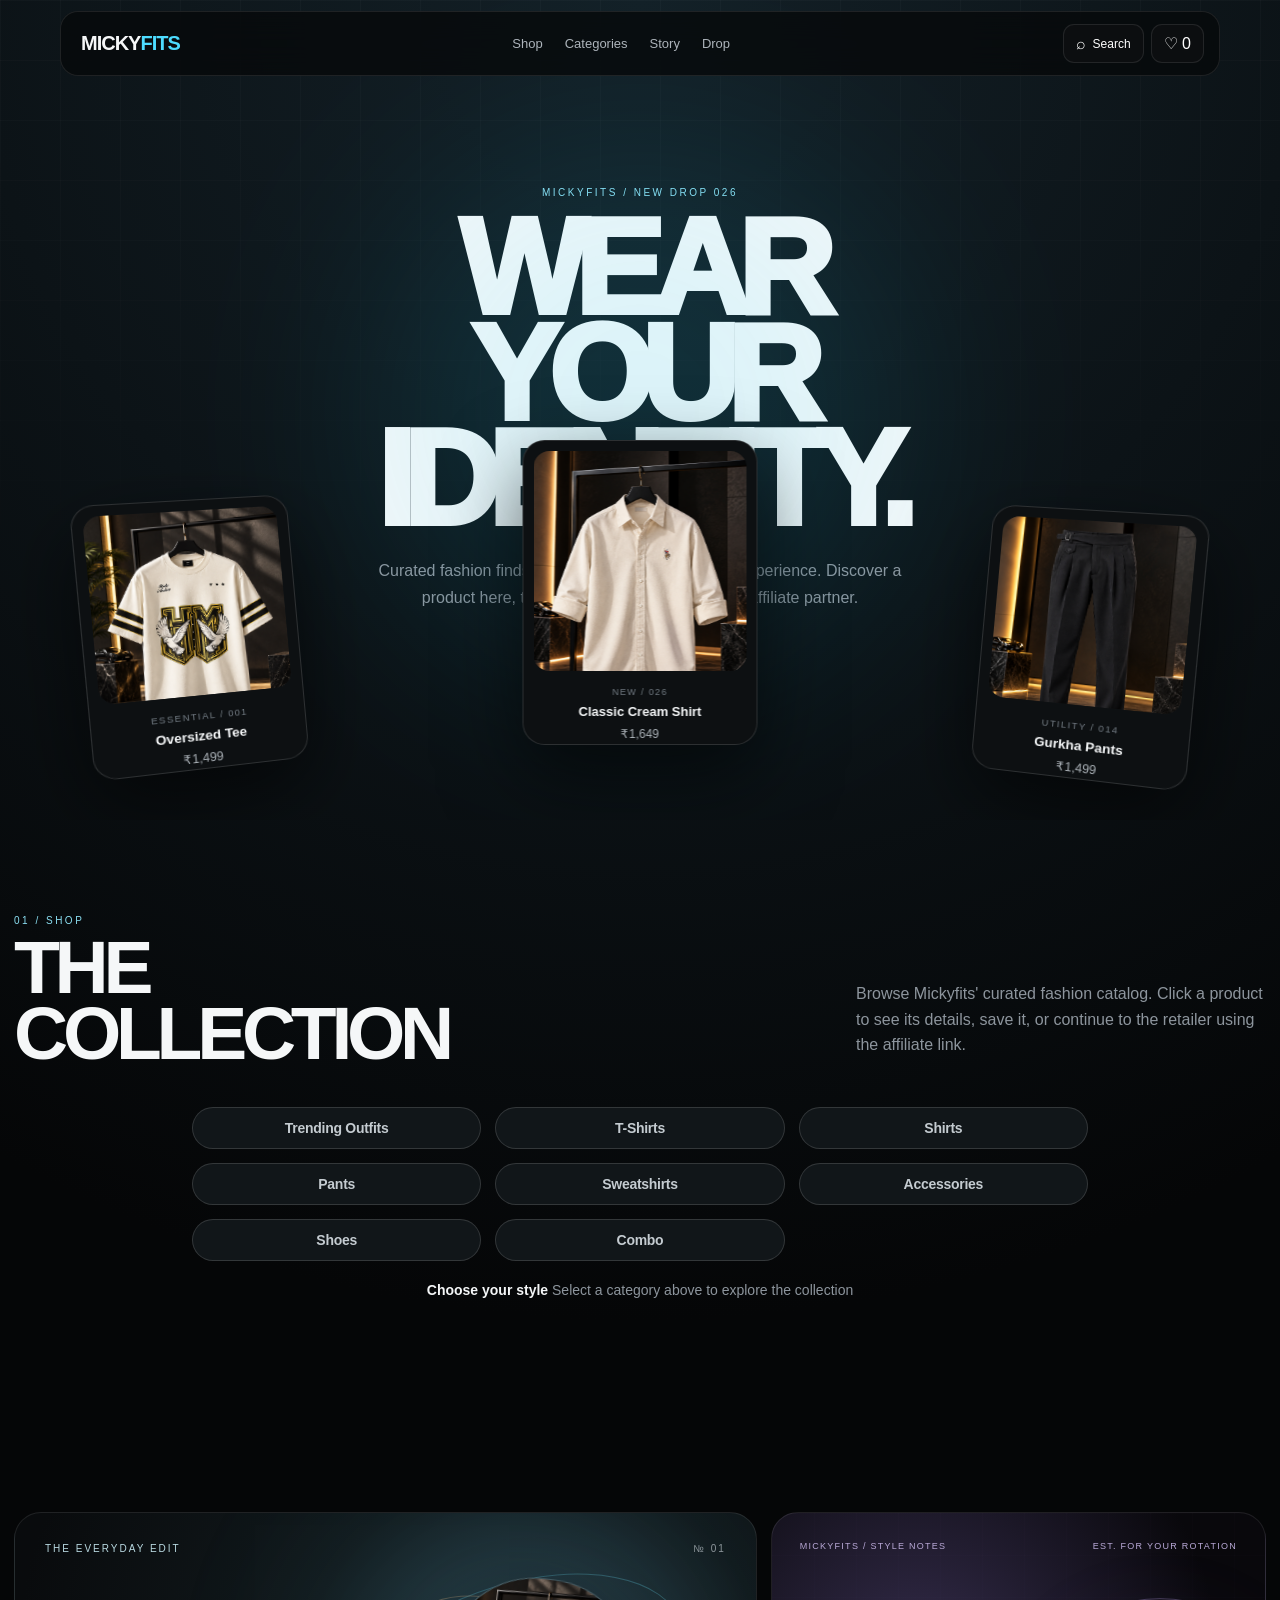
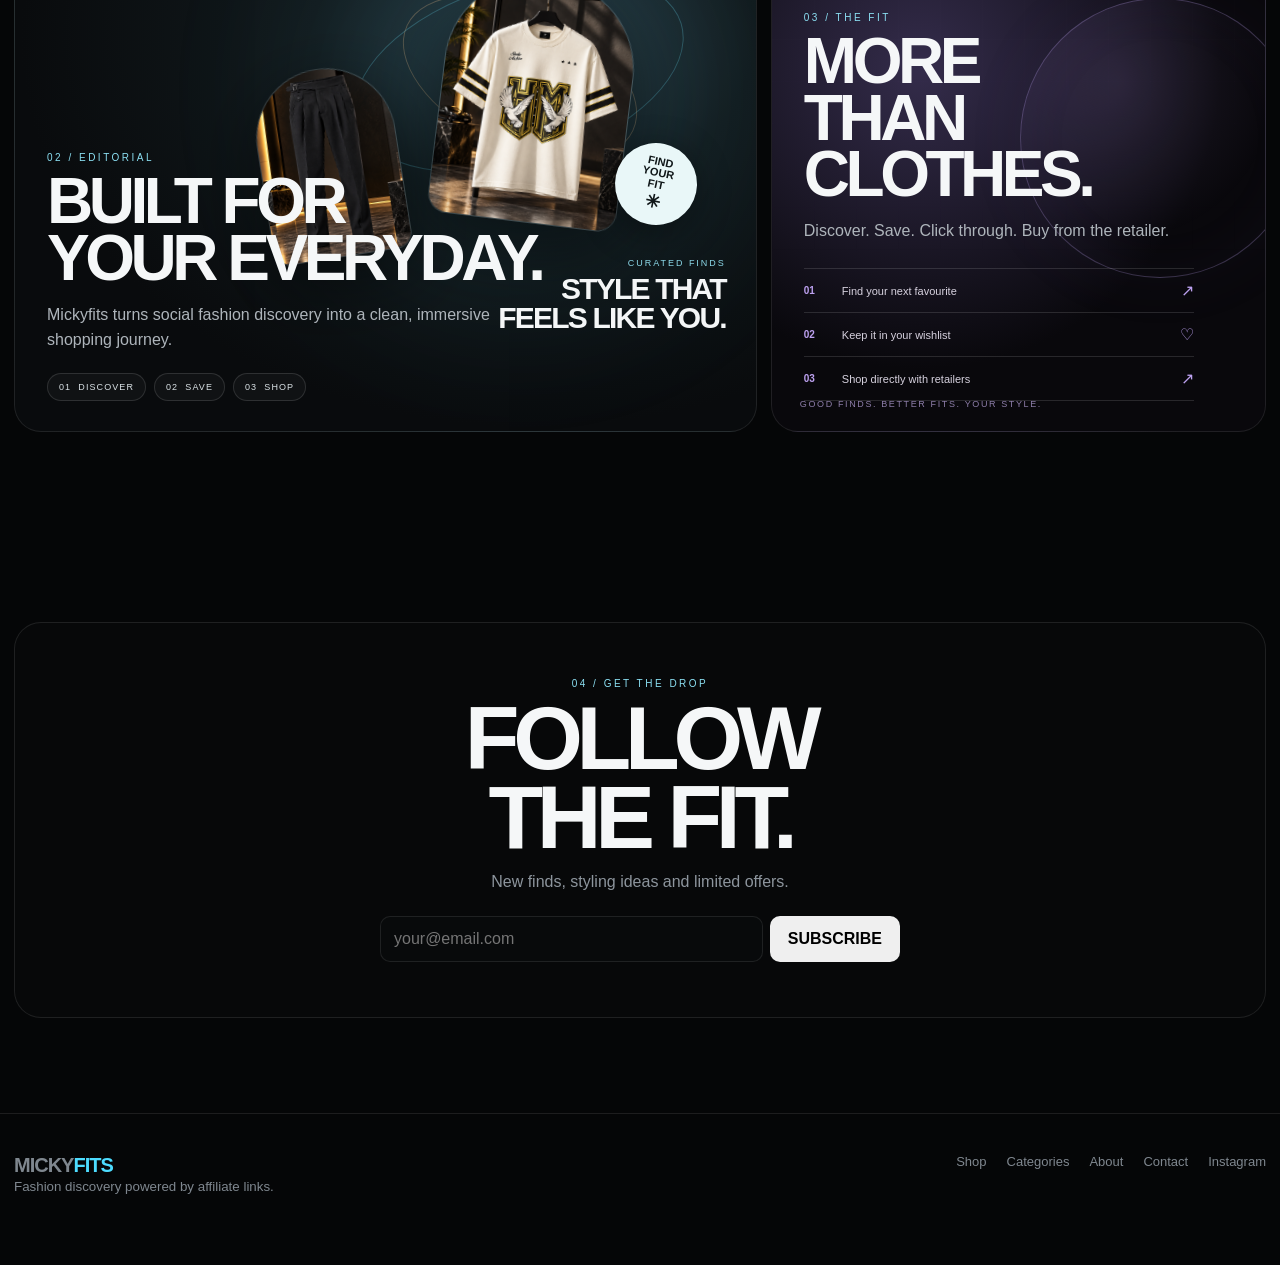
<file: index.html>
<!doctype html>
<html lang="en">
<head>
<meta charset="utf-8">
<meta name="viewport" content="width=device-width,initial-scale=1">
<title>MickyFits</title>
<style>
:root{--bg:#050607;--card:#0d1012;--line:#ffffff18;--text:#f5f7f8;--muted:#8d959d;--cyan:#4ddcff}
*{box-sizing:border-box}html{scroll-behavior:smooth}body{margin:0;background:radial-gradient(circle at 50% 0,#132027,#050607 45%);
  color:var(--text);font-family:Inter,Arial,sans-serif}
a{text-decoration:none;color:inherit}button,input{font:inherit}button{cursor:pointer}.wrap{width:min(1800px,calc(100% - 28px));margin:auto}
nav{position:fixed;z-index:20;
  top:11px;
  left:50%;
  transform:translateX(-50%);
  width:min(1160px,calc(100% - 24px));
  padding:12px 15px 12px 20px;
  border:1px solid var(--line);
  border-radius:18px;background:#07090acc;backdrop-filter:blur(18px);
  display:flex;
  align-items:center;
  justify-content:space-between}
.logo{font-size:20px;
  font-weight:900;
  letter-spacing:-1px}.logo span{color:var(--cyan)}.links{display:flex;
    gap:22px;font-size:13px;
    color:#adb4bb}.links a:hover{color:#fff}.navbtn{border:1px solid var(--line);
      background:#0c0e10;
      color:#fff;
      border-radius:11px;
      padding:9px 12px}.navactions{display:flex;gap:7px}
.hero{min-height:820px;
  position:relative;
  display:grid;
  place-items:center;
  text-align:center;padding:130px 0 80px;
  overflow:hidden}.grid{position:absolute;
    inset:0;opacity:.35;
    background:linear-gradient(#fff1 1px,transparent 1px),linear-gradient(90deg,#fff1 1px,transparent 1px);
    background-size:60px 60px;
    mask-image:linear-gradient(#000,transparent 75%)}.orb{position:absolute;
      width:520px;
      height:520px;
      border-radius:50%;
      background:#24d7ff;filter:blur(110px);
      opacity:.12}
.eyebrow{font-size:10px;
  letter-spacing:.25em;
  text-transform:uppercase;
  color:#8bdff2}.hero h1{font-size:clamp(60px,11vw,135px);
    line-height:.78;
    letter-spacing:-.09em;
    margin:18px 0;font-weight:950}.hero p{max-width:580px;
      margin:25px auto;color:var(--muted);
      line-height:1.7}.cta{display:inline-block;
        border:1px solid var(--line);
        border-radius:12px;
        padding:13px 18px;
        background:#fff;
        color:#050607;
        font-weight:800}.cta.alt{background:#ffffff08;
          color:#fff}
.stage{position:absolute;
  left:0;
  right:0;
  bottom:20px;
  height:360px;
  perspective:1300px}.float{position:absolute;
    width:205px;
    height:270px;
    border:1px solid #fff2;
    border-radius:22px;
    background:#0d1012;
    padding:10px;
    box-shadow:0 30px 80px #0009;
    transform-style:preserve-3d;
    animation:up 6s ease-in-out infinite}.float:nth-child(1){left:7%;bottom:30px;
      transform:rotateY(18deg) rotateZ(-5deg)}.float:nth-child(2){left:50%;
        bottom:55px;
        transform:translateX(-50%);
        width:235px;
        height:305px;
        animation-delay:-2s}.float:nth-child(3){right:7%;
          bottom:20px;
          transform:rotateY(-18deg) rotateZ(5deg);
          animation-delay:-4s}@keyframes up{50%{translate:0 -16px}}
.visual{height:185px;
  border-radius:16px;
  background:radial-gradient(circle at 50% 35%,#293136,#101315 62%);
  display:grid;
  place-items:center;
  position:relative;
  overflow:hidden}.float:nth-child(2) .visual{height:220px}.tee,.shirt,.pants,.hoodie{filter:drop-shadow(0 20px 18px #0008)}.tee{width:105px;
    height:125px;
    background:#111;border-radius:10px;
    clip-path:polygon(25% 0,40% 10%,60% 10%,75% 0,100% 18%,83% 43%,76% 34%,76% 100%,24% 100%,24% 34%,17% 43%,0 18%)}.shirt{width:115px;
      height:135px;
      background:#ddd3bf;
      clip-path:polygon(28% 0,40% 10%,60% 10%,72% 0,100% 20%,82% 48%,74% 39%,74% 100%,26% 100%,26% 39%,18% 48%,0 20%)}.pants{width:115px;height:150px;
        background:#1d2834;
        clip-path:polygon(18% 0,82% 0,92% 100%,58% 100%,50% 52%,42% 100%,8% 100%)}.meta{padding:10px 2px}.meta small{color:#737c84;
          letter-spacing:.15em;
          font-size:9px}.meta strong{display:block;
            margin:5px 0;
            font-size:13px}.meta span{color:#aab1b7;
              font-size:12px}.float .visual img{
                width:100%;
                height:100%;
                object-fit:contain;
                display:block;
                margin:auto;
              }
section{padding:95px 0}.head{display:flex;
  justify-content:space-between;align-items:end;
  gap:30px;
  margin-bottom:25px}.head h2{font-size:clamp(42px,6vw,75px);
    line-height:.88;
    letter-spacing:-.07em;
    margin:8px 0}.head p{max-width:410px;color:var(--muted);
      line-height:1.6}.cats{display:grid;grid-template-columns:repeat(3,minmax(0,1fr));gap:14px;padding:8px 0 22px;max-width:900px;margin:0 auto}.cat{min-height:108px;white-space:normal;display:flex;align-items:center;justify-content:center;text-align:center;position:relative;overflow:hidden;border:1px solid #343a3e;border-radius:22px;background:linear-gradient(145deg,#171c1f,#0b0e10);color:#e0e5e8;padding:20px 14px;font-size:clamp(16px,2vw,22px);font-weight:700;letter-spacing:-.02em;cursor:pointer;transition:transform .2s,border-color .2s,background .2s,box-shadow .2s}.cat:hover{transform:translateY(-3px);border-color:#ffffff80;background:linear-gradient(145deg,#242a2e,#111517)}.cat.active{background:#fff;color:#080b0d;border-color:#fff;box-shadow:0 12px 35px #ffffff12}.cat:focus-visible{outline:2px solid #fff;outline-offset:3px}.category-prompt{text-align:center;color:var(--muted);padding:8px 12px 24px;font-size:14px}.category-prompt strong{color:#f4f6f7}.products[hidden],.category-prompt[hidden]{display:none!important}
/* Fast, compact price-range filter */
.price-filter{max-width:900px;margin:0 auto 18px;padding:18px 20px;border:1px solid #30373b;border-radius:18px;background:linear-gradient(135deg,#14191c,#0a0d0f);}
.price-filter[hidden]{display:none!important}.price-filter-top{display:flex;align-items:center;justify-content:space-between;gap:12px}.price-filter-top h3{margin:5px 0 0;font-size:20px;letter-spacing:-.04em}.price-reset{background:transparent;color:#dce1e4;border:1px solid #3a4247;border-radius:999px;padding:8px 14px;cursor:pointer}.price-values{display:flex;justify-content:space-between;gap:16px;margin:18px 0 8px;color:#aeb5bb;font-size:13px}.price-values strong{display:block;color:#fff;font-size:17px;margin-top:3px}.price-sliders{display:grid;gap:8px}.price-sliders input{width:100%;accent-color:#fff;cursor:pointer;height:18px}.price-filter-bottom{display:flex;justify-content:space-between;gap:10px;flex-wrap:wrap;color:#89939a;font-size:11px;margin-top:8px}
@media(max-width:560px){.price-filter{padding:15px;border-radius:15px}.price-filter-top h3{font-size:18px}.price-values strong{font-size:15px}.price-filter-bottom{font-size:10px}}

/* Quick pop effect for collection tiles and newly displayed products */
.cat{transition:transform .14s ease-out,border-color .14s ease-out,background .14s ease-out,box-shadow .14s ease-out}
.cat:active{transform:scale(.96)}
.cat.active{animation:categoryPop .2s cubic-bezier(.2,.8,.2,1) both}
.products:not([hidden]) .product{animation:productPop .22s cubic-bezier(.2,.8,.2,1) both;transform-origin:center bottom}
.products:not([hidden]) .product:nth-child(2){animation-delay: .02s}
.products:not([hidden]) .product:nth-child(3){animation-delay: .04s}
.products:not([hidden]) .product:nth-child(4){animation-delay: .06s}
.products:not([hidden]) .product:nth-child(5){animation-delay: .08s}
.products:not([hidden]) .product:nth-child(6){animation-delay: .1s}
@keyframes categoryPop{0%{transform:scale(.94)}65%{transform:scale(1.035)}100%{transform:scale(1)}}
@keyframes productPop{0%{opacity:0;transform:translateY(8px) scale(.985)}100%{opacity:1;transform:translateY(0) scale(1)}}
@media(prefers-reduced-motion:reduce){.cat,.products:not([hidden]) .product{animation:none!important;transition:none!important}}



.products {
    display: grid;
    grid-template-columns: repeat(6, minmax(0, 1fr));
    gap: 10px;
  }
  .product{border:1px solid var(--line);background:linear-gradient(150deg,#111517,#080a0b);
    border-radius:16px;
    padding: 7px;
    transition:.2s;
    transform-style:preserve-3d;
    display:flex;
    flex-direction:column;
  }
    .product:hover{border-color:#4ddcff66;
      box-shadow:0 25px 65px #0008}
      .product .visual{height:220px}
      .info{padding:8px 3px;
      display:flex;
      flex-direction:column;
      flex: 1;
    }
      .row{display:flex;
      justify-content:space-between;gap:10px}.info h3{font-size:12px;
        margin:0 0 4px}.info p{font-size:11px;color:var(--muted);
          margin:0}.heart{border:0;
            background:none;
            color:#a3aab0;
            font-size:20px}
            .view{margin-top: auto;
              padding-top: 12px;
              gap: 5px;
              display:flex;
              justify-content:space-between;
              align-items:center;
              min-height:48px
            }
              .miniBtn{
                border:1px solid var(--line);
                background:#111;
                color:#fff;
                border-radius:10px;
                padding:7px 5px;
                font-size:10px;
                white-space:nowrap;
              }
.editorial{display:grid;
  grid-template-columns:1.2fr .8fr;
  gap:14px}.edit{min-height:520px;
    border:1px solid var(--line);
    border-radius:27px;
    position:relative;
    overflow:hidden;
    background:radial-gradient(circle at 65% 35%,#25343b,#090b0d 60%)}.edit:nth-child(2){background:radial-gradient(circle at 30% 30%,#342c4b,#09080c 60%)}.editcopy{position:absolute;
      left:32px;
      right:25px;
      bottom:30px}.big{font-size:clamp(42px,5vw,72px);
        font-weight:900;
        line-height:.88;
        letter-spacing:-.07em;
        margin:10px 0}.ring{position:absolute;
          width:280px;
          height:280px;
          border:1px solid #4ddcff66;
          border-radius:50%;
          top:65px;
          right:12%;
          transform:rotateX(70deg);
          box-shadow:0 0 90px #4ddcff22}
.news{border:1px solid var(--line);
  border-radius:27px;
  padding:55px;
  text-align:center;
  background:#ffffff03}.news h2{font-size:clamp(45px,7vw,90px);
    line-height:.88;
    letter-spacing:-.07em;margin:10px}.news p{color:var(--muted)}.email{display:flex;
      max-width:520px;
      margin:25px auto 0;gap:7px}.email input{flex:1;
        min-width:0;
        background:#080a0b;
        border:1px solid var(--line);
        border-radius:10px;
        color:#fff;
        padding:13px}.email button{border:0;
          border-radius:10px;
          padding:13px 18px;
          font-weight:800}
footer{border-top:1px solid var(--line);
  padding:40px 0 70px;
  color:#7f878f}.foot{display:flex;
    justify-content:space-between;
    gap:20px;
    flex-wrap:wrap}.footlinks{display:flex;
      gap:20px;font-size:13px}
.modal,.side{position:fixed;
  inset:0;z-index:50;display:none;background:#000b;backdrop-filter:blur(10px)}.modal.open,.side.open{display:block}.detail{width:min(1000px,calc(100% - 24px));margin:45px auto;background:#0b0d0f;border:1px solid var(--line);border-radius:26px;padding:18px;display:grid;grid-template-columns:1fr 1fr;gap:16px}.detail .visual{height:570px}.detailText{padding:25px}.detailText h2{font-size:clamp(40px,5vw,70px);line-height:.9;letter-spacing:-.07em;margin:10px 0}.detailText p{color:var(--muted);line-height:1.7}.close{float:right;border:1px solid var(--line);background:#111;color:#fff;border-radius:10px;padding:8px 11px}.affiliate{margin-top:25px;display:flex;gap:8px;flex-wrap:wrap}.note{font-size:11px;color:#727a82;margin-top:12px}
.sidebox{position:absolute;right:0;top:0;height:100%;width:min(430px,100%);background:#0b0d0f;border-left:1px solid var(--line);padding:24px;overflow:auto}.wishitem{display:flex;gap:12px;border-bottom:1px solid var(--line);padding:13px 0}.mini{width:70px;height:80px;border-radius:11px;background:#15191b;display:grid;place-items:center}.empty{color:var(--muted);padding:25px 0}.toast{position:fixed;z-index:100;left:50%;bottom:24px;transform:translate(-50%,25px);opacity:0;background:#fff;color:#050607;padding:11px 16px;border-radius:10px;font-weight:700;transition:.25s}.toast.show{opacity:1;transform:translate(-50%,0)}
@media(max-width:900px){
  .cats{grid-template-columns:repeat(2,minmax(0,1fr));gap:10px}.cat{min-height:94px}
  .links{display:none}
  .products{grid-template-columns: repeat(6, minmax(0, 1fr));}
  .editorial{grid-template-columns:1fr}.detail{grid-template-columns:1fr}.detail .visual{height:400px}.stage .float{width:160px;height:220px}.stage .float:nth-child(2){width:185px;height:250px}.stage .visual{height:145px}.stage .float:nth-child(2) .visual{height:175px}}
@media(max-width:560px){.cats{grid-template-columns:repeat(2,minmax(0,1fr));gap:9px}.cat{min-height:82px;padding:16px 8px;border-radius:17px;font-size:16px}.products{gap:8px}.product .visual{height:235px}.head{display:block}.head p{margin-top:15px}.stage .float:nth-child(1){left:-7%}.stage .float:nth-child(3){right:-7%}.stage .float:nth-child(2){bottom:45px}.news{padding:35px 16px}.email{flex-direction:column}}

/* Responsive layout improvements */
html { -webkit-text-size-adjust: 100%; }
body { overflow-x: hidden; }
img { max-width: 100%; }
button, a, input { -webkit-tap-highlight-color: transparent; }
button, .cat, .miniBtn, .navbtn { touch-action: manipulation; }

@media (max-width: 1100px) {
  .products { grid-template-columns: repeat(4, minmax(0, 1fr)); }
  .product .visual { height: 210px; }
  .hero { min-height: 760px; }
}

@media (max-width: 900px) {
  .wrap { width: min(100% - 32px, 760px); }
  nav { top: 8px; width: calc(100% - 20px); padding: 10px 12px; }
  .logo { font-size: 18px; }
  .navactions { gap: 6px; }
  .navbtn { padding: 9px 10px; }
  .links { display: none; }
  .hero { min-height: 720px; padding: 115px 0 300px; }
  .hero h1 { font-size: clamp(58px, 12vw, 100px); }
  .hero p { width: min(90%, 520px); font-size: 14px; }
  .stage { bottom: 14px; height: 270px; }
  .stage .float { width: 155px; height: 215px; padding: 8px; }
  .stage .float:nth-child(1) { left: 2%; bottom: 10px; }
  .stage .float:nth-child(2) { width: 175px; height: 235px; bottom: 28px; }
  .stage .float:nth-child(3) { right: 2%; bottom: 8px; }
  .stage .visual { height: 135px; }
  .stage .float:nth-child(2) .visual { height: 155px; }
  .stage .meta { padding: 8px 2px; }
  .stage .meta strong { font-size: 12px; }
  .products { grid-template-columns: repeat(3, minmax(0, 1fr)); gap: 10px; }
  .product .visual { height: 200px; }
  .editorial { grid-template-columns: 1fr; }
  .edit { min-height: 420px; }
  .detail { width: calc(100% - 24px); margin: 12px auto; max-height: calc(100dvh - 24px); overflow-y: auto; grid-template-columns: 1fr; gap: 8px; }
  .detail .visual { height: min(42vh, 360px); }
  .detailText { padding: 12px 8px 18px; }
  .detailText h2 { font-size: clamp(34px, 8vw, 54px); }
  section { padding: 70px 0; }
}

@media (max-width: 600px) {
  .wrap { width: calc(100% - 24px); }
  nav { border-radius: 14px; }
  .logo { font-size: 17px; letter-spacing: -.7px; }
  .navbtn { padding: 8px 9px; border-radius: 9px; }
  .hero { min-height: 680px; padding: 112px 0 275px; }
  .eyebrow { font-size: 9px; letter-spacing: .18em; }
  .hero h1 { font-size: clamp(52px, 15vw, 82px); line-height: .84; letter-spacing: -.075em; }
  .hero p { margin: 18px auto; font-size: 13px; line-height: 1.6; }
  .cta { padding: 12px 14px; font-size: 12px; }
  .stage { height: 235px; bottom: 8px; }
  .stage .float { width: 29%; height: 178px; border-radius: 15px; padding: 6px; }
  .stage .float:nth-child(1) { left: 1%; bottom: 10px; }
  .stage .float:nth-child(2) { width: 34%; height: 205px; bottom: 20px; }
  .stage .float:nth-child(3) { right: 1%; bottom: 8px; }
  .stage .visual { height: 105px; border-radius: 11px; }
  .stage .float:nth-child(2) .visual { height: 125px; }
  .stage .meta { padding: 7px 1px; }
  .stage .meta small { font-size: 7px; letter-spacing: .08em; }
  .stage .meta strong { font-size: 10px; line-height: 1.15; margin: 4px 0; }
  .stage .meta span { font-size: 10px; }
  section { padding: 56px 0; }
  .head { display: block; margin-bottom: 20px; }
  .head h2 { font-size: clamp(42px, 12vw, 62px); }
  .head p { font-size: 13px; margin-top: 14px; }
  .cats { gap: 7px; margin-right: -12px; padding: 2px 12px 12px 0; scrollbar-width: thin; }
  .cat { padding: 9px 12px; font-size: 12px; }
  .products { grid-template-columns: repeat(2, minmax(0, 1fr)); gap: 9px; }
  .product { min-width: 0; border-radius: 13px; padding: 6px; }
  .product .visual { height: clamp(150px, 49vw, 220px); border-radius: 11px; }
  .info { padding: 8px 2px 3px; }
  .info h3 { font-size: 12px; line-height: 1.35; overflow-wrap: anywhere; }
  .info p { font-size: 10px; }
  .row { gap: 4px; }
  .heart { font-size: 19px; padding: 0 3px; }
  .view { min-height: 0; padding-top: 10px; align-items: flex-start; flex-direction: column; gap: 8px; }
  .view b { font-size: 13px; }
  .miniBtn { width: 100%; padding: 9px 4px; font-size: 9px; }
  .editorial { gap: 10px; }
  .edit { min-height: 360px; border-radius: 20px; }
  .editcopy { left: 20px; right: 18px; bottom: 22px; }
  .big { font-size: clamp(38px, 10vw, 54px); }
  .ring { width: 210px; height: 210px; right: -4%; top: 35px; }
  .news { border-radius: 20px; padding: 34px 16px; }
  .news h2 { font-size: clamp(43px, 12vw, 66px); }
  .news p { font-size: 13px; line-height: 1.6; }
  .email { flex-direction: column; gap: 9px; }
  .email input, .email button { width: 100%; min-height: 46px; }
  footer { padding: 30px 0 45px; }
  .foot { flex-direction: column; gap: 18px; }
  .footlinks { gap: 14px; flex-wrap: wrap; font-size: 12px; }
  .sidebox { width: 100%; padding: 18px; }
  .wishitem { align-items: flex-start; }
  .mini { flex: 0 0 64px; }
  .affiliate { flex-direction: column; }
  .affiliate > * { width: 100%; text-align: center; justify-content: center; }
  .detailText p { font-size: 13px; }
}

@media (max-width: 360px) {
  .hero { min-height: 650px; }
  .stage .float { width: 30%; }
  .stage .float:nth-child(2) { width: 35%; }
  .stage .meta strong { font-size: 9px; }
  .products { gap: 7px; }
  .product .visual { height: 145px; }
  .info h3 { font-size: 11px; }
}


/* Search, category selection and recommendations */
.search-toggle {display:flex;align-items:center;gap:7px}
.search-label {font-size:12px}
.search-panel{display:none;position:fixed;z-index:40;top:82px;left:50%;transform:translateX(-50%);width:min(650px,calc(100% - 24px));max-height:min(72vh,680px);overflow:auto;padding:18px;border:1px solid #ffffff24;border-radius:22px;background:rgba(8,11,13,.97);box-shadow:0 24px 90px #000b;backdrop-filter:blur(24px)}
.search-panel.open{display:block;animation:searchIn .18s ease-out}
@keyframes searchIn{from{opacity:0;translate:0 -6px}to{opacity:1;translate:0 0}}
.search-top{display:flex;align-items:center;justify-content:space-between;margin-bottom:12px}
.search-close{width:34px;height:34px;border:1px solid var(--line);border-radius:10px;background:#ffffff08;color:#fff;font-size:23px}
.search-input-wrap{display:flex;align-items:center;gap:10px;border:1px solid #ffffff30;background:#111619;border-radius:14px;padding:0 12px;transition:border-color .2s,box-shadow .2s}
.search-input-wrap:focus-within{border-color:#9beaff;box-shadow:0 0 0 3px #4ddcff1b}
.search-input-wrap>span{font-size:24px;color:#a6eaff}
.search-input-wrap input{width:100%;min-width:0;border:0;outline:0;background:transparent;color:#fff;padding:15px 0;font-size:15px}
.search-input-wrap input::placeholder{color:#78838b}
.search-input-wrap kbd{font-size:10px;color:#8f9aa2;border:1px solid #ffffff20;border-radius:5px;padding:4px 6px;white-space:nowrap}
.search-hint{font-size:12px;color:var(--muted);margin:12px 2px}
.search-results{display:grid;gap:7px}
.search-result{display:flex;align-items:center;gap:12px;width:100%;padding:9px;border:1px solid transparent;border-radius:13px;background:#ffffff05;color:#fff;text-align:left;transition:.18s}
.search-result:hover,.search-result:focus-visible{outline:none;background:#ffffff0c;border-color:#ffffff24}
.search-result img{width:54px;height:62px;object-fit:contain;background:#15191b;border-radius:9px}
.search-result-copy{flex:1;min-width:0}.search-result-copy strong{display:block;font-size:13px;line-height:1.35}.search-result-copy small{display:block;color:#9aa4ab;margin-top:5px}
.search-result-price{font-size:13px;font-weight:800;white-space:nowrap}
.search-empty{padding:20px 10px;color:#aab3b9;text-align:center;border:1px dashed #ffffff20;border-radius:12px}
.cats{padding:8px 2px 13px;scrollbar-width:thin;scrollbar-color:#465158 transparent}
.cat{font-size:14px;min-height:42px;padding:10px 17px;background:#111619;border-color:#ffffff24;color:#c4cbd0;transition:background .18s,color .18s,border-color .18s,transform .18s}
.cat:hover{background:#20282c;border-color:#788991;color:#fff;transform:translateY(-1px)}
.cat.active{background:linear-gradient(135deg,#eafaff,#fff);color:#080b0d;border-color:#fff;box-shadow:0 5px 20px #c5f5ff20;font-weight:800}
.cat:focus-visible{outline:2px solid #8feaff;outline-offset:3px}
.recommend-note{font-size:11px;color:#8e9ba2;letter-spacing:.04em;margin:4px 0 12px}
@media(max-width:600px){nav{padding:10px 11px}.search-label{display:none}.search-panel{top:72px;padding:13px}.search-input-wrap input{font-size:14px}.search-result img{width:48px;height:56px}.cat{padding:9px 13px;font-size:13px;min-height:39px}.cats{gap:7px}}


/* Editorial section: richer visual storytelling without changing the store logic */
.edit-editorial{background:radial-gradient(ellipse at 70% 24%,#263942 0%,#11191c 30%,#090b0d 70%)}
.editorial-art{position:absolute;inset:0;overflow:hidden;pointer-events:none}
.art-glow{position:absolute;width:360px;height:360px;right:8%;top:0;border-radius:50%;background:#56c9e4;filter:blur(100px);opacity:.12}
.orbit{position:absolute;border:1px solid #66d9f044;border-radius:50%;right:9%;top:70px;width:340px;height:180px;transform:rotate(-17deg)}
.orbit-two{right:15%;top:95px;width:250px;height:140px;transform:rotate(25deg);border-color:#f2c28b44}
.art-tag{position:absolute;top:30px;left:30px;right:30px;display:flex;justify-content:space-between;font-size:10px;letter-spacing:.2em;color:#b9d9e1}
.art-tag span{color:#8d969b}
.art-product{position:absolute;display:flex;align-items:center;justify-content:center;overflow:hidden;border:1px solid #ffffff20;background:linear-gradient(145deg,#ffffff12,#ffffff03);box-shadow:0 24px 70px #0008;backdrop-filter:blur(6px)}
.art-product img{width:100%;height:100%;object-fit:cover;display:block}
.art-shirt{width:190px;height:245px;right:17%;top:65px;transform:rotate(7deg);border-radius:90px 90px 20px 20px}
.art-pant{width:140px;height:190px;right:48%;top:155px;transform:rotate(-9deg);border-radius:70px 70px 16px 16px}
.art-stamp{position:absolute;right:8%;top:230px;width:82px;height:82px;border-radius:50%;display:flex;flex-direction:column;justify-content:center;align-items:center;text-align:center;background:#e9f7f8;color:#101719;font-size:11px;font-weight:900;line-height:1.05;transform:rotate(12deg);box-shadow:0 8px 35px #0006}
.art-stamp span{font-size:18px;margin-top:3px}
.art-caption{position:absolute;top:345px;right:30px;display:flex;flex-direction:column;align-items:flex-end;gap:7px;text-align:right}
.art-caption span{font-size:9px;letter-spacing:.22em;color:#8bd8e8}
.art-caption b{font-size:clamp(19px,2.4vw,30px);line-height:.95;letter-spacing:-.06em;color:#f4f6f7}
.story-points{display:flex;gap:8px;flex-wrap:wrap;margin-top:20px}
.story-points span{border:1px solid #ffffff20;background:#ffffff08;border-radius:999px;padding:8px 11px;color:#dbe3e7;font-size:9px;letter-spacing:.12em}
.edit-fit{background:radial-gradient(circle at 25% 20%,#302744,#100d16 44%,#09080c 75%)}
.fit-topline{position:absolute;top:28px;left:28px;right:28px;display:flex;justify-content:space-between;gap:10px;color:#b9a9d7;font-size:9px;letter-spacing:.14em}
.fit-orb{position:absolute;right:-35px;top:85px;width:280px;height:280px;border-radius:50%;border:1px solid #bda1f044;background:radial-gradient(circle at 35% 30%,#b69ae822,transparent 60%);box-shadow:inset 0 0 60px #9d7bcb0a,0 0 80px #9d7bcb0a}
.fit-gridlines{position:absolute;inset:0;opacity:.16;background-image:linear-gradient(#bca7d41c 1px,transparent 1px),linear-gradient(90deg,#bca7d41c 1px,transparent 1px);background-size:42px 42px;mask-image:linear-gradient(to bottom,black,transparent 85%)}
.fit-steps{display:grid;gap:0;margin-top:24px;border-top:1px solid #ffffff20;max-width:390px}
.fit-steps div{display:grid;grid-template-columns:30px 1fr 18px;align-items:center;gap:8px;padding:12px 0;border-bottom:1px solid #ffffff20;font-size:11px;color:#d7d2df}
.fit-steps b{font-size:10px;color:#bda1f0}.fit-steps i{font-style:normal;color:#bda1f0;font-size:16px;text-align:right}
.fit-bottom-mark{position:absolute;bottom:22px;left:28px;right:28px;color:#8e7eaa;font-size:9px;letter-spacing:.18em}
@media(max-width:700px){.editorial{grid-template-columns:1fr}.edit{min-height:480px}.edit-editorial{min-height:520px}.art-shirt{width:145px;height:190px;right:15%;top:72px}.art-pant{width:105px;height:150px;right:48%;top:145px}.art-caption{top:300px;right:22px}.art-stamp{right:7%;top:215px;width:68px;height:68px}.orbit{right:3%;width:270px}.fit-orb{width:210px;height:210px;top:75px}.editcopy{left:22px;right:20px;bottom:25px}.big{font-size:clamp(40px,11vw,62px)}.fit-topline{left:22px;right:22px;font-size:8px}.fit-bottom-mark{left:22px;right:22px;font-size:8px}}

</style>
</head>
<body>
<nav><a class="logo" href="#">MICKY<span>FITS</span></a><div class="links"><a href="#shop">Shop</a><a href="#categories">Categories</a><a href="#story">Story</a><a href="#drop">Drop</a></div><div class="navactions"><button class="navbtn search-toggle" id="search" aria-label="Open product search">⌕ <span class="search-label">Search</span></button><button class="navbtn" id="wishlist">♡ <span id="wishCount">0</span></button></div></nav>
<div class="search-panel" id="searchPanel" aria-hidden="true">
  <div class="search-top"><span class="eyebrow">FIND YOUR FIT</span><button class="search-close" id="closeSearch" aria-label="Close search">×</button></div>
  <div class="search-input-wrap"><span>⌕</span><input id="productSearch" type="search" placeholder="Search shirts, shoes, bracelets, combos..." autocomplete="off" aria-label="Search products"><kbd>ESC</kbd></div>
  <p class="search-hint" id="searchHint">Try “black T-shirt”, “shoes”, “bracelet”, or “combo”.</p>
  <div class="search-results" id="searchResults"></div>
</div>

<section class="hero"><div class="grid"></div><div class="orb"></div><div><div class="eyebrow">MICKYFITS / NEW DROP 026</div><h1>WEAR<br>YOUR<br>IDENTITY.</h1><p>Curated fashion finds with a futuristic 3D shopping experience. Discover a product here, then shop it directly through our affiliate partner.</p><a class="cta" href="#shop">EXPLORE THE DROP</a></div>
<div class="stage">
<div class="float">
  <div class="visual">
    <img src="images/hero-tshirt.png" alt="T-Shirt">
  </div>
  <div class="meta">
    <small>ESSENTIAL / 001</small>
    <strong>Oversized Tee</strong>
    <span>₹1,499</span>
  </div>
</div>

<div class="float">
  <div class="visual">
    <img src="images/hero-shirt.png" alt="Shirt">
  </div>
  <div class="meta">
    <small>NEW / 026</small>
    <strong>Classic Cream Shirt</strong>
    <span>₹1,649</span>
  </div> 
</div>

<div class="float">
  <div class="visual">
    <img src="images/hero-pant.png" alt="Pants">
  </div>
  <div class="meta">
    <small>UTILITY / 014</small>
    <strong>Gurkha Pants</strong>
    <span>₹1,499</span>
  </div>
</div>
</div></section>

<section id="shop"><div class="wrap"><div class="head"><div><div class="eyebrow">01 / SHOP</div><h2>THE<br>COLLECTION</h2></div><p>Browse Mickyfits' curated fashion catalog. Click a product to see its details, save it, or continue to the retailer using the affiliate link.</p></div>
<div class="cats" id="categories" role="group" aria-label="Choose a product category"><button class="cat" data-cat="Trending Outfits" aria-pressed="false">Trending Outfits</button><button class="cat" data-cat="T-Shirts" aria-pressed="false">T-Shirts</button><button class="cat" data-cat="Shirts" aria-pressed="false">Shirts</button><button class="cat" data-cat="Pants" aria-pressed="false">Pants</button><button class="cat" data-cat="Sweatshirts" aria-pressed="false">Sweatshirts</button><button class="cat" data-cat="Accessories" aria-pressed="false">Accessories</button><button class="cat" data-cat="Shoes" aria-pressed="false">Shoes</button><button class="cat" data-cat="Combo" aria-pressed="false">Combo</button></div>
<div class="category-prompt" id="categoryPrompt"><strong>Choose your style</strong> Select a category above to explore the collection</div>
<div class="price-filter" id="priceFilter" hidden aria-label="Filter products by price">
  <div class="price-filter-top"><div><span class="eyebrow">REFINE YOUR FINDS</span><h3>Price range</h3></div><button type="button" id="resetPrice" class="price-reset">Reset</button></div>
  <div class="price-values"><label for="minPrice">Min <strong id="minPriceLabel">₹0</strong></label><label for="maxPrice">Max <strong id="maxPriceLabel">₹5,000</strong></label></div>
  <div class="price-sliders"><input id="minPrice" type="range" min="0" max="5000" step="10" value="0" aria-label="Minimum price"><input id="maxPrice" type="range" min="0" max="5000" step="10" value="5000" aria-label="Maximum price"></div>
  <div class="price-filter-bottom"><span id="priceResultCount">All products in this category</span><span>Adjust sliders to filter</span></div>
</div>
<div class="products" id="products" style="margin-top:16px" hidden></div></div></section>

<section id="story"><div class="wrap"><div class="editorial">
<div class="edit edit-editorial"><div class="editorial-art"><div class="art-glow"></div><div class="orbit orbit-one"></div><div class="orbit orbit-two"></div><div class="art-tag">THE EVERYDAY EDIT <span>№ 01</span></div><div class="art-product art-shirt"><img src="images/hero-tshirt.png" alt="Featured everyday T-shirt"></div><div class="art-product art-pant"><img src="images/hero-pant.png" alt="Featured pants"></div><div class="art-stamp">FIND<br>YOUR<br>FIT <span>✳</span></div><div class="art-caption"><span>CURATED FINDS</span><b>STYLE THAT<br>FEELS LIKE YOU.</b></div></div><div class="editcopy"><div class="eyebrow">02 / EDITORIAL</div><div class="big">BUILT FOR<br>YOUR EVERYDAY.</div><p style="color:#aeb5bb;max-width:450px;line-height:1.6">Mickyfits turns social fashion discovery into a clean, immersive shopping journey.</p><div class="story-points"><span>01&nbsp; DISCOVER</span><span>02&nbsp; SAVE</span><span>03&nbsp; SHOP</span></div></div></div>
<div class="edit edit-fit"><div class="fit-topline"><span>MICKYFITS / STYLE NOTES</span><span>EST. FOR YOUR ROTATION</span></div><div class="fit-orb"></div><div class="fit-gridlines"></div><div class="editcopy"><div class="eyebrow">03 / THE FIT</div><div class="big">MORE<br>THAN<br>CLOTHES.</div><p style="color:#aeb5bb;line-height:1.6">Discover. Save. Click through. Buy from the retailer.</p><div class="fit-steps"><div><b>01</b><span>Find your next favourite</span><i>↗</i></div><div><b>02</b><span>Keep it in your wishlist</span><i>♡</i></div><div><b>03</b><span>Shop directly with retailers</span><i>↗</i></div></div></div><div class="fit-bottom-mark">GOOD FINDS. BETTER FITS. YOUR STYLE.</div></div>
</div></div></section>

<section id="drop"><div class="wrap"><div class="news"><div class="eyebrow">04 / GET THE DROP</div><h2>FOLLOW<br>THE FIT.</h2><p>New finds, styling ideas and limited offers.</p><form class="email" id="email"><input type="email" placeholder="your@email.com" required><button>SUBSCRIBE</button></form></div></div></section>

<footer><div class="wrap foot"><div><div class="logo">MICKY<span>FITS</span></div><small>Fashion discovery powered by affiliate links.</small></div><div class="footlinks"><a href="#shop">Shop</a><a href="#categories">Categories</a><a href="#story">About</a><a href="mailto:hello@mickyfits.com">Contact</a><a href="#">Instagram</a></div></div></footer>

<div class="modal" id="modal"><div class="detail"><div class="visual" id="detailVisual"></div><div class="detailText"><button class="close" id="closeDetail">Close</button><div class="eyebrow" id="detailTag"></div><h2 id="detailName"></h2><div style="font-size:24px;font-weight:800" id="detailPrice"></div><p>This is a curated affiliate recommendation. Product availability, size options, shipping and final purchase are handled by the retailer.</p><div class="affiliate" id="affiliateArea"><a class="cta" id="affiliate" target="_blank" rel="nofollow sponsored noopener">SHOP THIS PRODUCT ↗</a><a class="cta" id="affiliate2" target="_blank" rel="nofollow sponsored noopener" style="display:none">SHOP SECOND PRODUCT ↗</a><button class="cta alt" id="save">♡ SAVE TO WISHLIST</button></div><div class="note">Affiliate disclosure: Mickyfits may earn a commission from qualifying purchases. Replace the demo affiliate URL with your real tracking link.</div></div></div></div>

<div class="side" id="side"><div class="sidebox"><button class="close" id="closeWish">Close</button><h2>Your Wishlist</h2><div id="wishItems"></div></div></div>
<div class="toast" id="toast"></div>


<script>
const products=[
{id:1,name:"T-Shirt + Pant Combo",cat:"Combo",price:360 + 575 ,type:"Combo",tag:"",images:"images/Combo/5.2.png",url:"https://ajiio.co/aUGeFt",url2:"https://ajiio.co/cVuMcI",product1Name:"Henley-Neck T-Shirt",product1Price:360,product2Name:"Matching Pant",product2Price:575},
{id:2,name:"Casual Shirt + Lycra combo",cat:"Combo",price:498 + 463 ,type:"Combo",tag:"",images:"images/Combo/1.png",url:"https://fkrt.co/IY9PkU",url2:"https://fkrt.co/BAEHGD",product1Name:"DEELMO Casual shirt ",product1Price:498,product2Name:"Lycra pant",product2Price:463},
{id:3,name:"Striped Shirt + Gurkha pant",cat:"Combo",price:317 + 650,type:"Combo",tag:"",images:"images/Combo/4.2.png",url:"https://fkrt.co/CCOABQ", url2:"https://fkrt.co/e9it0J", product1Name:"Striped shirt ",product1Price:317,product2Name:"Gurkha pant",product2Price:650},
{id:4,name:"Straight Fit jean",cat:"Pants",price:406,type:"Pant",tag:"",images:"images/pant/Zaysh 01.png",url:"https://fkrt.co/p62V5D"},
{id:5,name:"Jump cut printed ",cat:"T-Shirts",price:357,type:"T-Shirts",tag:"",images:"images/tshirt/3.png", url:"https://myntr.in/YHE7xZ"},
{id:6,name:"Jump Cut Los Angeles",cat:"T-Shirts",price:409,type:"T-Shirt",tag:"",images:"images/tshirt/4.png",url:" https://myntr.in/KCJzse"},
{id:7,name:"Jump cut Henly Neck",cat:"T-Shirts",price:397,type:"T-Shirts",tag:"",images:"images/tshirt/2.png", url:"https://fkrt.co/wmUzas"},
{id:8,name:"Jump Cut Polo collar",cat:"T-Shirts",price:330,type:"T-Shirts",tag:"",images:"images/tshirt/1.png",url:"https://myntr.in/GXf1WN"},
{id:9,name:"Alloy Rhodium Bracelet",cat:"Accessories",price:167,type:"Accessories",tag:"",images:"images/acc/1b.png",url:"https://fkrt.co/UAimuN"},
{id:10,name:"Alloy Bracelet",cat:"Accessories",price:156,type:"Accessories",tag:"",images:"images/acc/2b.png",url:"https://fkrt.co/LKrd8H"},
{id:11,name:"4 Silver Antique Silver-Plated Link Bracelet",cat:"Accessories",tag:"",price:356,type:"Accessories",images:"images/acc/3b.png",url:"https://myntr.in/zjkysz"},
{id:12,name:"Silver Bracelet",cat:"Accessories",price:350,type:"Accessories",tag:"",images:"images/acc/4b.png",url:"https://myntr.in/jNt6P9"},
{id:13,name:"Silver-Plated Link Bracelet",cat:"Accessories",price:227,type:"Accessories",tag:"",images:"images/acc/5b.png",url:"https://myntr.in/KrLtCR"},
{id:14,name:"Silver-chain Bracelet",cat:"Accessories",price:199,type:"Accessories",tag:"",images:"images/acc/6b.png",url:"https://myntr.in/OLyxb7"},
{id:15,name:"Silver-Plated Bracelet",cat:"Accessories",price: 599,type:"Accessories",tag:"",images:"images/acc/7b.png",url:"https://7myntr.in/RuwSPJ"},
{id:16,name:"Silver-Plated Bracelet",cat:"Accessories",price: 125,type:"Accessories",tag:"",images:"images/acc/8b.png",url:"https://fkrt.co/NxELk8"},
{id:17,name:"Geometric Square Stone Pendant Chain Silver Locket Set",cat:"Accessories",price:47,type:"Accessories",tag:"",images:"images/acc/9b.png",url:"https://fkrt.co/2VJb1Y"},
{id:18,name:"Round Pendant Necklace for Men Chain Silver Locket Set",cat:"Accessories",price:133,type:"Accessories",tag:"",images:"images/acc/10b.png",url:"https://fkrt.co/0JrXql"},
{id:19,name:"Hexagram Star Pendant Chain Silver Locket Set",cat:"Accessories",price:139,type:"Accessories",tag:"",images:"images/acc/11b.png",url:"https://fkrt.co/8b6FEH"},
{id:20,name:"Spider Pendant Necklace for Men Silver Locket Set",cat:"Accessories",price:80,type:"Accessories",tag:"",images:"images/acc/12b.png",url:"https://fkrt.co/4WRLj0"},
{id:21,name:"Elegant Star Chain for Men Alloy Pendant",cat:"Accessories",price:162,type:"Accessories",tag:"",images:"images/acc/13b.png",url:"https://fkrt.co/F0JulX"},
{id:22,name:"Sterling Silver Cubic Zirconia Pendant",cat:"Accessories",price:125,type:"Accessories",tag:"",images:"images/acc/14b.png",url:"https://fkrt.co/mmQuuL"},
{id:23,name:"Hanuman Ji Pendant",cat:"Accessories",price:136,type:"Accessories",tag:"",images:"images/acc/15b.png",url:"https://fkrt.co/GUGQRg"},
{id:24,name:"Divine rudras Pendant",cat:"Accessories",price: 108,type:"Accessories",tag:"",images:"images/acc/16b.png",url:"https://fkrt.co/hIAOzl"},
{id:25,name:"Silver plated Hanuman bajrangbali balaji locket",cat:"Accessories",price:127,type:"Accessories",tag:"",images:"images/acc/17b.png",url:"https://fkrt.co/wOEPAE"},
{id:26,name:"Spider Pendant",cat:"Accessories",price:154,type:"Accessories",tag:"",images:"images/acc/18b.png",url:"https://fkrt.co/F9iEvE"},
{id:27,name:"Combo geometric Stainless Steel Pendant Set",cat:"Accessories",price:123,type:"Accessories",tag:"",images:"images/acc/19b.png",url:"https://fkrt.co/ibqWPE"},
{id:28,name:"Sleek Silver Star Necklace Alloy Pendant",cat:"Accessories",price:162,type:"Accessories",tag:"",images:"images/acc/20b.png",url:"https://fkrt.co/QJ7JZC"},
{id:29,name:"New spider Silver Stainless Steel Pendant",cat:"Accessories",price:144,type:"Accessories",tag:"",images:"images/acc/21b.png",url:"https://fkrt.co/ZYJorK"},
{id:30,name:"Spider Design Stainless Steel Pendant",cat:"Accessories",price:68,type:"Accessories",tag:"",images:"images/acc/22b.png",url:"https://fkrt.co/pgvgfY"},
{id:31,name:"Men chain Alloy Locket Set",cat:"Accessories",price:53,type:"Accessories",tag:"",images:"images/acc/23b.png",url:"https://fkrt.co/Jv7piG"},
{id:32,name:"Stainless Steel Jesus Cross Pendant",cat:"Accessories",price:82,type:"Accessories",tag:"",images:"images/acc/24b.png",url:"https://fkrt.co/Yinnlh"},
{id:33,name:"boys Rhodium Alloy Locket Set",cat:"Accessories",price:159,type:"Accessories",tag:"",images:"images/acc/25b.png",url:"https://fkrt.co/RoFeO4"},
{id:34,name:"Vintage Blue Evil Eye & Skull Gothic Silver Stainless Steel Pendant",cat:"Accessories",price:150,type:"Accessories",tag:"",images:"images/acc/26b.png",url:"https://fkrt.co/qXeQOH"},
{id:35,name:"Three-Ring Necklace with Box Chain Sterling Silver Cubic Zirconia Stainless Steel Pendant Set",cat:"Accessories",price:52,type:"Accessories",tag:"",images:"images/acc/27b.png",url:"https://fkrt.co/j7BY6D"},
{id:36,name:"Lockets Rhodium Alloy Pendant",cat:"Accessories",price:151,type:"Accessories",tag:"",images:"images/acc/28b.png",url:"https://fkrt.co/IMWN81"},
{id:37,name:"Headphone Locket Rhodium Stainless Steel",cat:"Accessories",price:144,type:"Accessories",tag:"",images:"images/acc/29b.png",url:"https://fkrt.co/XNKg1I"},
{id:38,name:"Smily chain Rhodium Alloy Pendant",cat:"Accessories",price:134,type:"Accessories",tag:"",images:"images/acc/30b.png",url:"https://fkrt.co/JyQsGb"},
{id:39,name:"Stunning Trendy Black Arrow Pendant",cat:"Accessories",price:80,type:"Accessories",tag:"",images:"images/acc/31b.png",url:"https://fkrt.co/qg4onM"},
{id:40,name:"Black Onyx Octagon Inlay Square and Trident Pendant",cat:"Accessories",price:154,type:"Accessories",tag:"",images:"images/acc/32b.png",url:"https://fkrt.co/e3m0mL"},
{id:41,name:"DripStyle Printed Drop Shoulder T-Shirt",cat:"T-Shirts",price:223,type:"T-Shirt",tag:"",images:"images/tshirt/5.png",url:"https://fkrt.co/kBlzyp"},
{id:42,name:"Funky fashion Printed Cotton Blend T-Shirt",cat:"T-Shirts",price:208,type:"T-Shirts",tag:"",images:"images/tshirt/6.png",url:"https://fkrt.co/G78Xdf"},
{id:43,name:"Relaxed Fit Spider Man Graphic Printed",cat:"T-Shirts",price:389,type:"T-Shirts",tag:"",images:"images/tshirt/7.png",url:"https://myntr.in/w3ADNf"},
{id:44,name:"Drop-Shoulder Sleeves Pure Cotton Relaxed Fit T-Shirt",cat:"T-Shirts",price:335,type:"T-Shirts",tag:"",images:"images/tshirt/8.png",url:"https://myntr.in/3QluYr"},
{id:45,name:"Drop shoulder Graphic Print T-Shirt",cat:"T-Shirts",price:170,type:"T-Shirts",tag:"",images:"images/tshirt/9.png",url:"https://fkrt.co/DsEFJ7"},
{id:46,name:"Women Drop-Shoulder Sleeves T-shirt",cat:"T-Shirts",price:402,type:"T-Shirts",tag:"",images:"images/tshirt/10.png",url:"https://myntr.in/AfBNEL"}


];

const approvedCategories=["Trending Outfits","T-Shirts","Shirts","Pants","Sweatshirts","Accessories","Shoes","Combo"];
async function loadApprovedProducts(){
  try{
    const response=await fetch("approved-products.json",{cache:"no-store"});
    if(!response.ok)return;
    const approved=await response.json();
    if(!Array.isArray(approved))return;
    for(const p of approved){
      if(!p||!Number.isSafeInteger(p.id)||p.id<1||products.some(existing=>existing.id===p.id))continue;
      if(typeof p.name!=="string"||!p.name.trim()||!approvedCategories.includes(p.cat)||!Number.isFinite(p.price)||p.price<0)continue;
      if(typeof p.type!=="string"||!p.type.trim()||typeof p.tag!=="string"||typeof p.images!=="string"||!/^images\/(?!.*(?:^|\/)\.\.(?:\/|$))[^?#]+$/i.test(p.images))continue;
      if(typeof p.url!=="string"||!/^https?:\/\//i.test(p.url))continue;
      try{
        const image=await fetch(p.images,{cache:"no-store"});
        if(!image.ok||/^text\/html/i.test(image.headers.get("content-type")||""))continue;
      }catch{continue;}
      products.push({id:p.id,name:p.name,cat:p.cat,price:p.price,type:p.type,tag:p.tag,images:p.images,url:p.url});
    }
  }catch{}
}
const approvedProductsReady=loadApprovedProducts();



let wishlist=JSON.parse(localStorage.getItem("mickyfitsWishlist")||"[]"),current=null;
const $=s=>document.querySelector(s), productsEl=$("#products"), modal=$("#modal"), side=$("#side");
function visual(t,image){if(image)return`<img src="${image}" alt="Product image" style="width:100%;height:100%;object-fit:contain;border-radius:16px">`;if(t==="tee")return'<div class="tee"></div>';if(t==="shirt")return'<div class="shirt"></div>';if(t==="pants")return'<div class="pants"></div>';if(t==="white")return'<div class="tee" style="background:#eee"></div>';if(t==="denim")return'<div class="pants" style="background:#40556b"></div>';if(t==="overshirt")return'<div class="shirt" style="background:#292d31"></div>';if(t==="stone")return'<div class="pants" style="background:#9a927f"></div>';return'<div class="hoodie" style="width:115px;height:145px;background:#25282b;border-radius:12px;clip-path:polygon(25% 0,40% 11%,60% 11%,75% 0,100% 20%,82% 45%,75% 38%,75% 100%,25% 100%,25% 38%,18% 45%,0 20%)"></div>'}
function save(){localStorage.setItem("mickyfitsWishlist",JSON.stringify(wishlist));updateWish()}
function updateWish(){$("#wishCount").textContent=wishlist.length;$("#wishItems").innerHTML=wishlist.length?wishlist.map(id=>{let p=products.find(x=>x.id===id);return`<div class="wishitem"><div class="mini">${visual(p.type,p.images)}</div><div><b>${p.name}</b><div style="color:#89929a;font-size:12px;margin:5px 0">₹${p.price.toLocaleString("en-IN")}</div><button class="navbtn openwish" data-id="${p.id}">View</button> <button class="navbtn remwish" data-id="${p.id}">Remove</button></div></div>`}).join(""):'<div class="empty">No saved products yet.</div>'}
function shuffled(list){const a=[...list];for(let i=a.length-1;i>0;i--){const j=Math.floor(Math.random()*(i+1));[a[i],a[j]]=[a[j],a[i]]}return a}
function render(cat="T-Shirts"){const min=Number($("#minPrice")?.value||0),max=Number($("#maxPrice")?.value||5000);const filtered=products.filter(p=>p.cat===cat&&p.price>=min&&p.price<=max);const shown=cat==="T-Shirts"?shuffled(filtered):filtered;const countLabel=$("#priceResultCount");if(countLabel)countLabel.textContent=`${filtered.length} product${filtered.length===1?"":"s"} in this price range`;productsEl.innerHTML=shown.length?shown.map(p=>`<article class="product tilt"><div class="visual openProduct" data-id="${p.id}">${visual(p.type,p.images)}</div><div class="info"><div class="row"><div><h3>${p.name}</h3><p>${p.cat}</p></div><button class="heart wish" data-id="${p.id}" aria-label="Save ${p.name} to wishlist">${wishlist.includes(p.id)?"♥":"♡"}</button></div><div class="view"><b>₹${p.price.toLocaleString("en-IN")}</b><button class="miniBtn openProduct" data-id="${p.id}">VIEW PRODUCT</button></div></div></article>`).join(""):`<div class="search-empty" style="grid-column:1/-1;padding:36px 18px;text-align:center">No products are currently listed in ${cat}. Add products to this category in the catalogue.</div>`;tilt()}
function tilt(){document.querySelectorAll(".tilt").forEach(c=>{c.onmousemove=e=>{let r=c.getBoundingClientRect(),x=e.clientX/r.width-r.left/r.width-.5,y=e.clientY/r.height-r.top/r.height-.5;c.style.transform=`perspective(900px) rotateX(${y*-6}deg) rotateY(${x*8}deg)`};c.onmouseleave=()=>c.style.transform=""})}

function openProduct(id){
  current=products.find(p=>p.id===+id);
  $("#detailVisual").innerHTML=visual(current.type,current.images);
  $("#detailTag").textContent=current.tag;
  $("#detailName").textContent=current.name;
  $("#detailPrice").textContent="₹"+current.price.toLocaleString("en-IN");
  $("#affiliate").href=current.url;

  if(current.cat==="Accessories"){
    $("#affiliate").textContent="SHOP ↗";
  }else if(current.cat==="Combo"&&current.url2){
    $("#affiliate").textContent="SHOP T-SHIRT ↗";
  }else{
    $("#affiliate").textContent="SHOP T-SHIRT ↗";
  }

  const second=$("#affiliate2");
  if(current.cat==="Combo"&&current.url2){
    second.style.display="inline-block";
    second.href=current.url2;
    second.textContent="SHOP PANT ↗";
  }else{
    second.style.display="none";
  }

  $("#save").textContent=wishlist.includes(current.id)
    ?"♥ SAVED TO WISHLIST"
    :"♡ SAVE TO WISHLIST";
  modal.classList.add("open");
}
function toggle(id){id=+id;wishlist=wishlist.includes(id)?wishlist.filter(x=>x!==id):[...wishlist,id];save();render(document.querySelector(".cat.active")?.dataset.cat||"T-Shirts");if(current?.id===id)$("#save").textContent=wishlist.includes(id)?"♥ SAVED TO WISHLIST":"♡ SAVE TO WISHLIST"}
function toast(s){let t=$("#toast");t.textContent=s;t.classList.add("show");setTimeout(()=>t.classList.remove("show"),1700)}
productsEl.onclick=e=>{let o=e.target.closest(".openProduct"),w=e.target.closest(".wish");if(o)openProduct(o.dataset.id);else if(w)toggle(w.dataset.id)}
$("#categories").onclick=async e=>{let b=e.target.closest(".cat");if(!b)return;await approvedProductsReady;document.querySelectorAll(".cat").forEach(x=>x.classList.remove("active"));b.classList.add("active");b.setAttribute("aria-pressed","true");document.querySelectorAll(".cat").forEach(x=>{if(x!==b)x.setAttribute("aria-pressed","false")});$("#priceFilter").hidden=false;render(b.dataset.cat);productsEl.hidden=false;$("#categoryPrompt").hidden=true;history.replaceState(null,"",`#shop-${b.dataset.cat.toLowerCase().replace(/[^a-z0-9]+/g,"-")}`);document.querySelector("#shop").scrollIntoView({behavior:"smooth",block:"start"})}
$("#closeDetail").onclick=()=>modal.classList.remove("open");modal.onclick=e=>{if(e.target===modal)modal.classList.remove("open")}
$("#save").onclick=()=>current&&toggle(current.id)
$("#wishlist").onclick=async()=>{await approvedProductsReady;updateWish();side.classList.add("open")};$("#closeWish").onclick=()=>side.classList.remove("open");side.onclick=e=>{if(e.target===side)side.classList.remove("open")}
$("#wishItems").onclick=e=>{let v=e.target.closest(".openwish"),r=e.target.closest(".remwish");if(v){side.classList.remove("open");openProduct(v.dataset.id)}if(r){wishlist=wishlist.filter(x=>x!==+r.dataset.id);save();render()}}
const searchPanel=$("#searchPanel"),searchInput=$("#productSearch"),searchResults=$("#searchResults"),searchHint=$("#searchHint");
function normalizeQuery(v){return v.toLowerCase().replace(/[^a-z0-9\s-]/g," ").replace(/\s+/g," ").trim()}
function findProducts(query){const q=normalizeQuery(query);if(!q)return shuffled(products).slice(0,5);const words=q.split(" ").filter(Boolean);return products.map(p=>{const hay=normalizeQuery([p.name,p.cat,p.type,p.tag||"",p.product1Name||"",p.product2Name||""].join(" "));let score=0;for(const w of words){if(hay.includes(w))score+=hay.split(" ").some(token=>token===w)?5:2;}if(normalizeQuery(p.name)===q)score+=12;return{p,score}}).filter(x=>x.score>0).sort((a,b)=>b.score-a.score||a.p.price-b.p.price).slice(0,7).map(x=>x.p)}
async function showSearchResults(){await approvedProductsReady;const q=searchInput.value;const matches=findProducts(q);searchHint.textContent=q.trim()?`${matches.length} matching product${matches.length===1?"":"s"}`:"Popular picks from the Mickyfits collection";searchResults.innerHTML=matches.length?matches.map(p=>`<button class="search-result" type="button" data-id="${p.id}"><img src="${p.images}" alt=""><span class="search-result-copy"><strong>${p.name}</strong><small>${p.cat}</small></span><span class="search-result-price">₹${p.price.toLocaleString("en-IN")}</span></button>`).join(""):'<div class="search-empty">No matches yet. Try a category like “pants”, “shirt”, “sweatshirt”, “combo” or “bracelet”.</div>'}
async function openSearch(){searchPanel.classList.add("open");searchPanel.setAttribute("aria-hidden","false");await showSearchResults();setTimeout(()=>searchInput.focus(),30)}
function closeSearch(){searchPanel.classList.remove("open");searchPanel.setAttribute("aria-hidden","true")}
$("#search").onclick=()=>searchPanel.classList.contains("open")?closeSearch():openSearch();
$("#closeSearch").onclick=closeSearch;
searchInput.addEventListener("input",showSearchResults);
searchResults.onclick=async e=>{await approvedProductsReady;const result=e.target.closest(".search-result");if(!result)return;const p=products.find(x=>x.id===+result.dataset.id);if(!p)return;closeSearch();const categoryButton=document.querySelector(`.cat[data-cat="${p.cat}"]`);if(categoryButton){document.querySelectorAll(".cat").forEach(x=>{x.classList.toggle("active",x===categoryButton);x.setAttribute("aria-pressed",x===categoryButton?"true":"false")});$("#priceFilter").hidden=false;render(p.cat);productsEl.hidden=false;$("#categoryPrompt").hidden=true}location.hash="shop";setTimeout(()=>openProduct(p.id),150)};
document.addEventListener("keydown",e=>{if(e.key==="Escape")closeSearch();if((e.ctrlKey||e.metaKey)&&e.key.toLowerCase()==="k"){e.preventDefault();openSearch()}});
document.addEventListener("click",e=>{if(searchPanel.classList.contains("open")&&!searchPanel.contains(e.target)&&!$("#search").contains(e.target))closeSearch()});
$("#email").onsubmit=e=>{e.preventDefault();toast("You're on the Mickyfits drop list.");e.target.reset()}
const minPrice=$("#minPrice"),maxPrice=$("#maxPrice");
let priceCeiling=Math.ceil(Math.max(...products.map(p=>p.price),5000)/100)*100;
[minPrice,maxPrice].forEach(el=>{el.max=priceCeiling});maxPrice.value=priceCeiling;$("#maxPriceLabel").textContent="₹"+priceCeiling.toLocaleString("en-IN");
approvedProductsReady.then(()=>{priceCeiling=Math.ceil(Math.max(...products.map(p=>p.price),5000)/100)*100;[minPrice,maxPrice].forEach(el=>{el.max=priceCeiling});maxPrice.value=priceCeiling;$("#maxPriceLabel").textContent="₹"+priceCeiling.toLocaleString("en-IN");updateWish();});
function syncPriceFilter(changed){let min=Number(minPrice.value),max=Number(maxPrice.value);if(min>max){if(changed===minPrice){max=minPrice.value;maxPrice.value=max}else{min=maxPrice.value;minPrice.value=min}}$("#minPriceLabel").textContent="₹"+Number(minPrice.value).toLocaleString("en-IN");$("#maxPriceLabel").textContent="₹"+Number(maxPrice.value).toLocaleString("en-IN");const active=document.querySelector(".cat.active");if(active)render(active.dataset.cat)}
minPrice.addEventListener("input",()=>syncPriceFilter(minPrice));maxPrice.addEventListener("input",()=>syncPriceFilter(maxPrice));
$("#resetPrice").addEventListener("click",()=>{minPrice.value=0;maxPrice.value=priceCeiling;syncPriceFilter(maxPrice)});
productsEl.innerHTML="";productsEl.hidden=true;$("#priceFilter").hidden=true;$("#categoryPrompt").hidden=false;
</script>
</body></html>
</file>
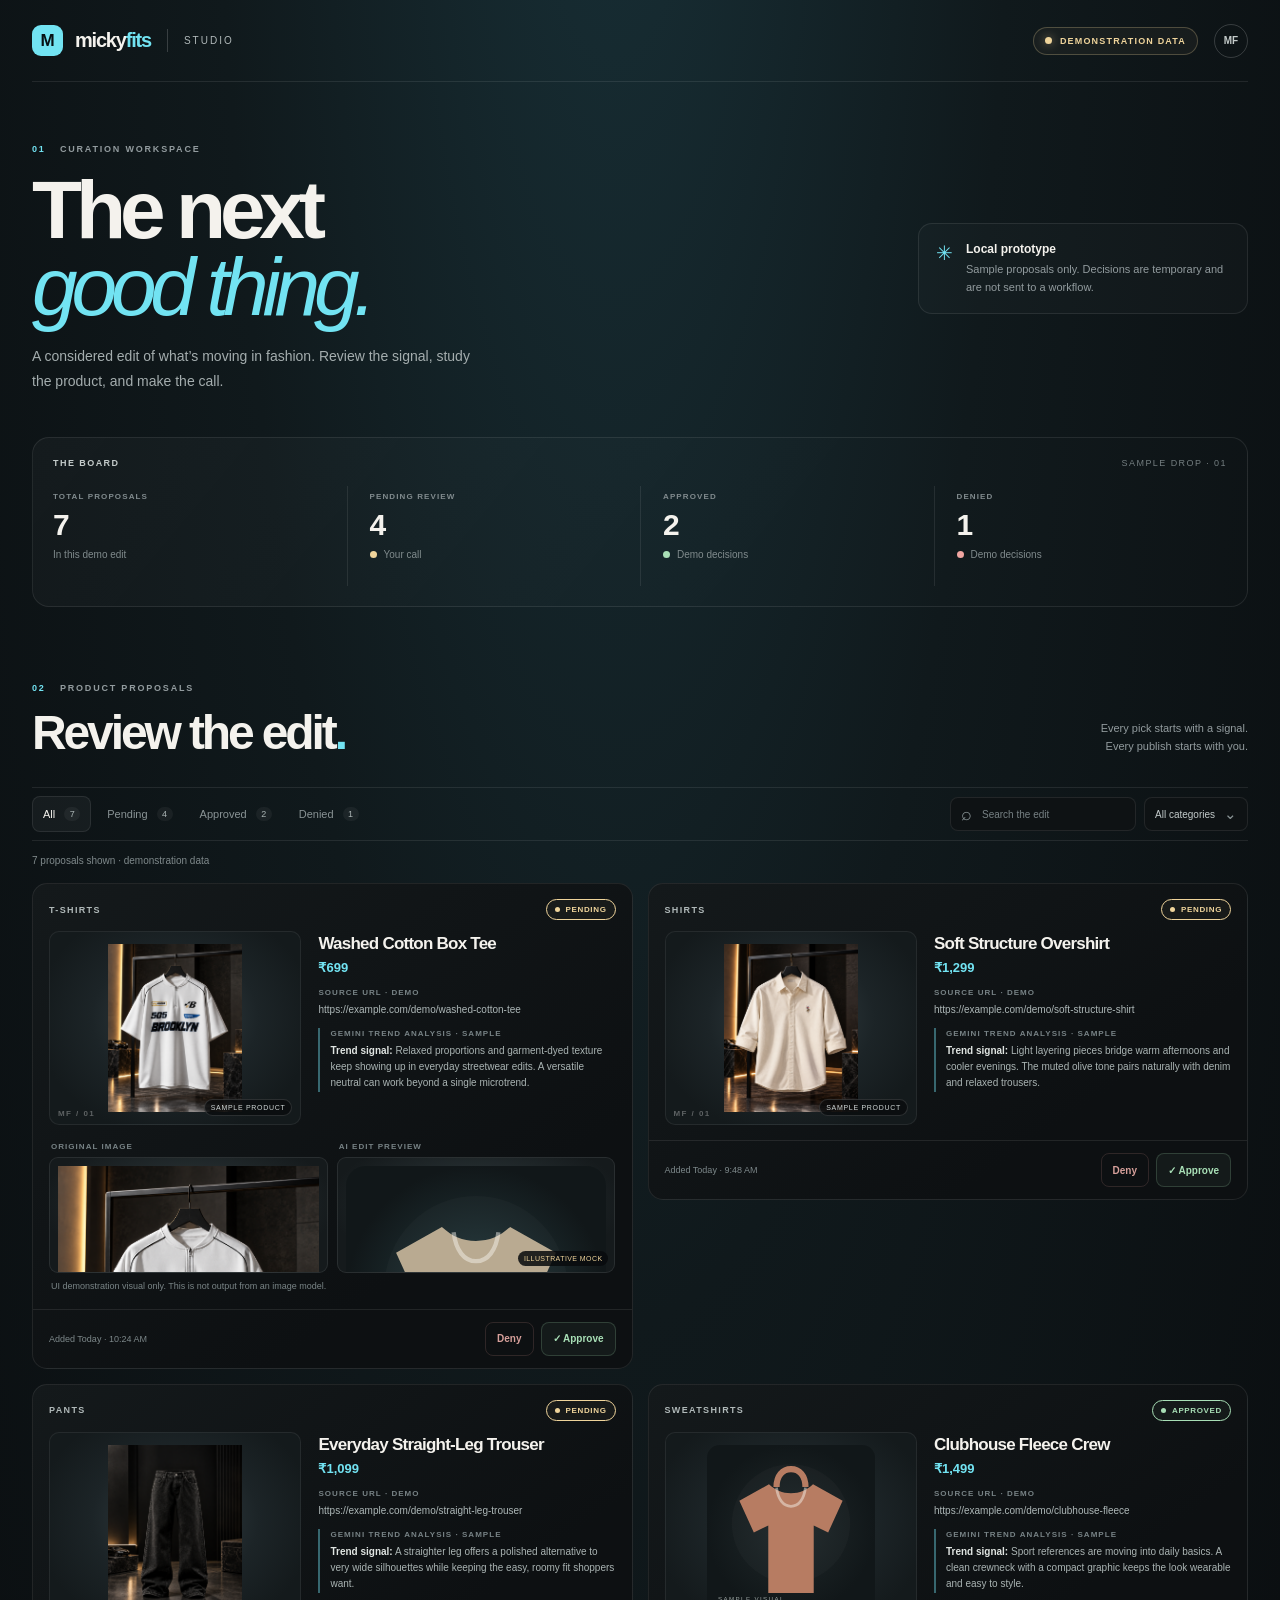
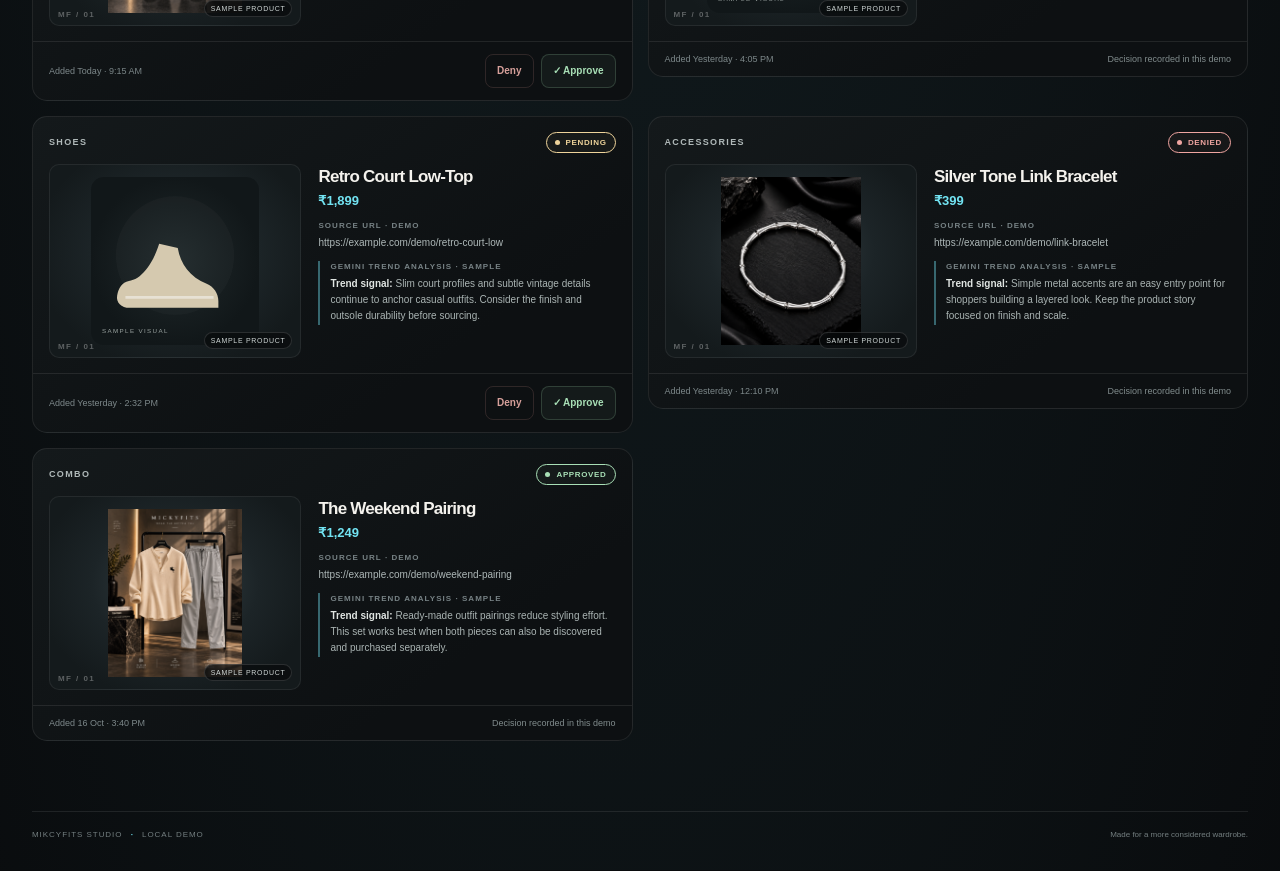
<file: mickyfits-approval-dashboard.html>
<!doctype html>
<html lang="en">
<head>
  <meta charset="utf-8">
  <meta name="viewport" content="width=device-width, initial-scale=1">
  <meta name="theme-color" content="#090b0d">
  <title>Fashion Approval Dashboard · Mickyfits</title>
  <link rel="stylesheet" href="mickyfits-approval-dashboard.css">
  <script src="mickyfits-approval-dashboard.js" defer></script>
</head>
<body>
  <a class="skip-link" href="#main">Skip to dashboard</a>
  <div class="app-shell">
    <header class="topbar">
      <a class="brand" href="mickyfits-approval-dashboard.html" aria-label="Mickyfits approval dashboard home">
        <span class="brand-mark" aria-hidden="true">M</span>
        <span class="brand-name">micky<span>fits</span></span>
        <span class="brand-divider" aria-hidden="true"></span>
        <span class="brand-section">STUDIO</span>
      </a>
      <div class="topbar-right">
        <span class="demo-chip"><span class="pulse-dot" aria-hidden="true"></span> DEMONSTRATION DATA</span>
        <span class="avatar" aria-label="Local prototype">MF</span>
      </div>
    </header>

    <main id="main" class="main-content">
      <section class="intro" aria-labelledby="page-title">
        <div class="intro-copy">
          <p class="eyebrow"><span>01</span> CURATION WORKSPACE</p>
          <h1 id="page-title">The next<br><em>good thing.</em></h1>
          <p class="intro-description">A considered edit of what’s moving in fashion. Review the signal, study the product, and make the call.</p>
        </div>
        <aside class="demo-note" aria-label="Prototype notice">
          <span class="note-icon" aria-hidden="true">✳</span>
          <div><strong>Local prototype</strong><p>Sample proposals only. Decisions are temporary and are not sent to a workflow.</p></div>
        </aside>
      </section>

      <section class="overview" aria-label="Proposal summary">
        <div class="overview-heading"><span>THE BOARD</span><span class="summary-period">SAMPLE DROP · 01</span></div>
        <div class="stat-grid">
          <article class="stat-card stat-total"><span class="stat-label">TOTAL PROPOSALS</span><strong id="stat-total">—</strong><span class="stat-foot">In this demo edit</span></article>
          <article class="stat-card"><span class="stat-label">PENDING REVIEW</span><strong id="stat-pending">—</strong><span class="stat-foot"><i class="status-dot pending-dot"></i> Your call</span></article>
          <article class="stat-card"><span class="stat-label">APPROVED</span><strong id="stat-approved">—</strong><span class="stat-foot"><i class="status-dot approved-dot"></i> Demo decisions</span></article>
          <article class="stat-card"><span class="stat-label">DENIED</span><strong id="stat-denied">—</strong><span class="stat-foot"><i class="status-dot denied-dot"></i> Demo decisions</span></article>
        </div>
      </section>

      <section class="proposal-section" aria-labelledby="proposal-heading">
        <div class="section-title-row">
          <div><p class="eyebrow"><span>02</span> PRODUCT PROPOSALS</p><h2 id="proposal-heading">Review the edit<span class="title-period">.</span></h2></div>
          <p class="section-aside">Every pick starts with a signal.<br>Every publish starts with you.</p>
        </div>

        <div class="toolbar" aria-label="Filter proposals">
          <div class="filter-tabs" role="group" aria-label="Filter by decision status">
            <button class="filter-tab is-active" type="button" data-status="All" aria-pressed="true">All <span data-count="All">0</span></button>
            <button class="filter-tab" type="button" data-status="Pending" aria-pressed="false">Pending <span data-count="Pending">0</span></button>
            <button class="filter-tab" type="button" data-status="Approved" aria-pressed="false">Approved <span data-count="Approved">0</span></button>
            <button class="filter-tab" type="button" data-status="Denied" aria-pressed="false">Denied <span data-count="Denied">0</span></button>
          </div>
          <div class="toolbar-controls">
            <label class="search-control"><span class="sr-only">Search proposals</span><span aria-hidden="true">⌕</span><input id="proposal-search" type="search" placeholder="Search the edit" autocomplete="off"></label>
            <label class="select-control"><span class="sr-only">Filter by category</span><select id="category-filter"><option value="All">All categories</option><option>T-shirts</option><option>Shirts</option><option>Pants</option><option>Sweatshirts</option><option>Shoes</option><option>Accessories</option><option>Combo</option></select><span aria-hidden="true">⌄</span></label>
          </div>
        </div>
        <p id="results-summary" class="results-summary" aria-live="polite"></p>
        <div id="proposal-grid" class="proposal-grid" aria-live="polite" aria-busy="false"></div>
        <div id="empty-state" class="empty-state" hidden><span aria-hidden="true">✳</span><h3>No proposals in this corner.</h3><p>Try another filter or clear your search.</p><button id="clear-filters" type="button" class="text-button">Clear filters</button></div>
      </section>

      <footer class="footer"><span>MIKCYFITS STUDIO <b>·</b> LOCAL DEMO</span><span>Made for a more considered wardrobe.</span></footer>
    </main>
  </div>

  <dialog id="decision-dialog" class="decision-dialog" aria-labelledby="dialog-title" aria-describedby="dialog-description">
    <form method="dialog" class="dialog-card">
      <span class="dialog-kicker">A MOMENT TO DECIDE</span>
      <h2 id="dialog-title">Confirm your decision</h2>
      <p id="dialog-description">This changes the sample proposal status for this page session only.</p>
      <div class="dialog-product"><span class="dialog-swatch" aria-hidden="true">✳</span><div><strong id="dialog-product-name"></strong><span id="dialog-action-copy"></span></div></div>
      <div class="dialog-actions"><button class="button button-quiet" type="submit" value="cancel">Go back</button><button id="confirm-decision" class="button button-confirm" type="button">Confirm decision</button></div>
    </form>
  </dialog>
  <div id="announcer" class="sr-only" aria-live="polite" role="status"></div>
</body>
</html>
</file>
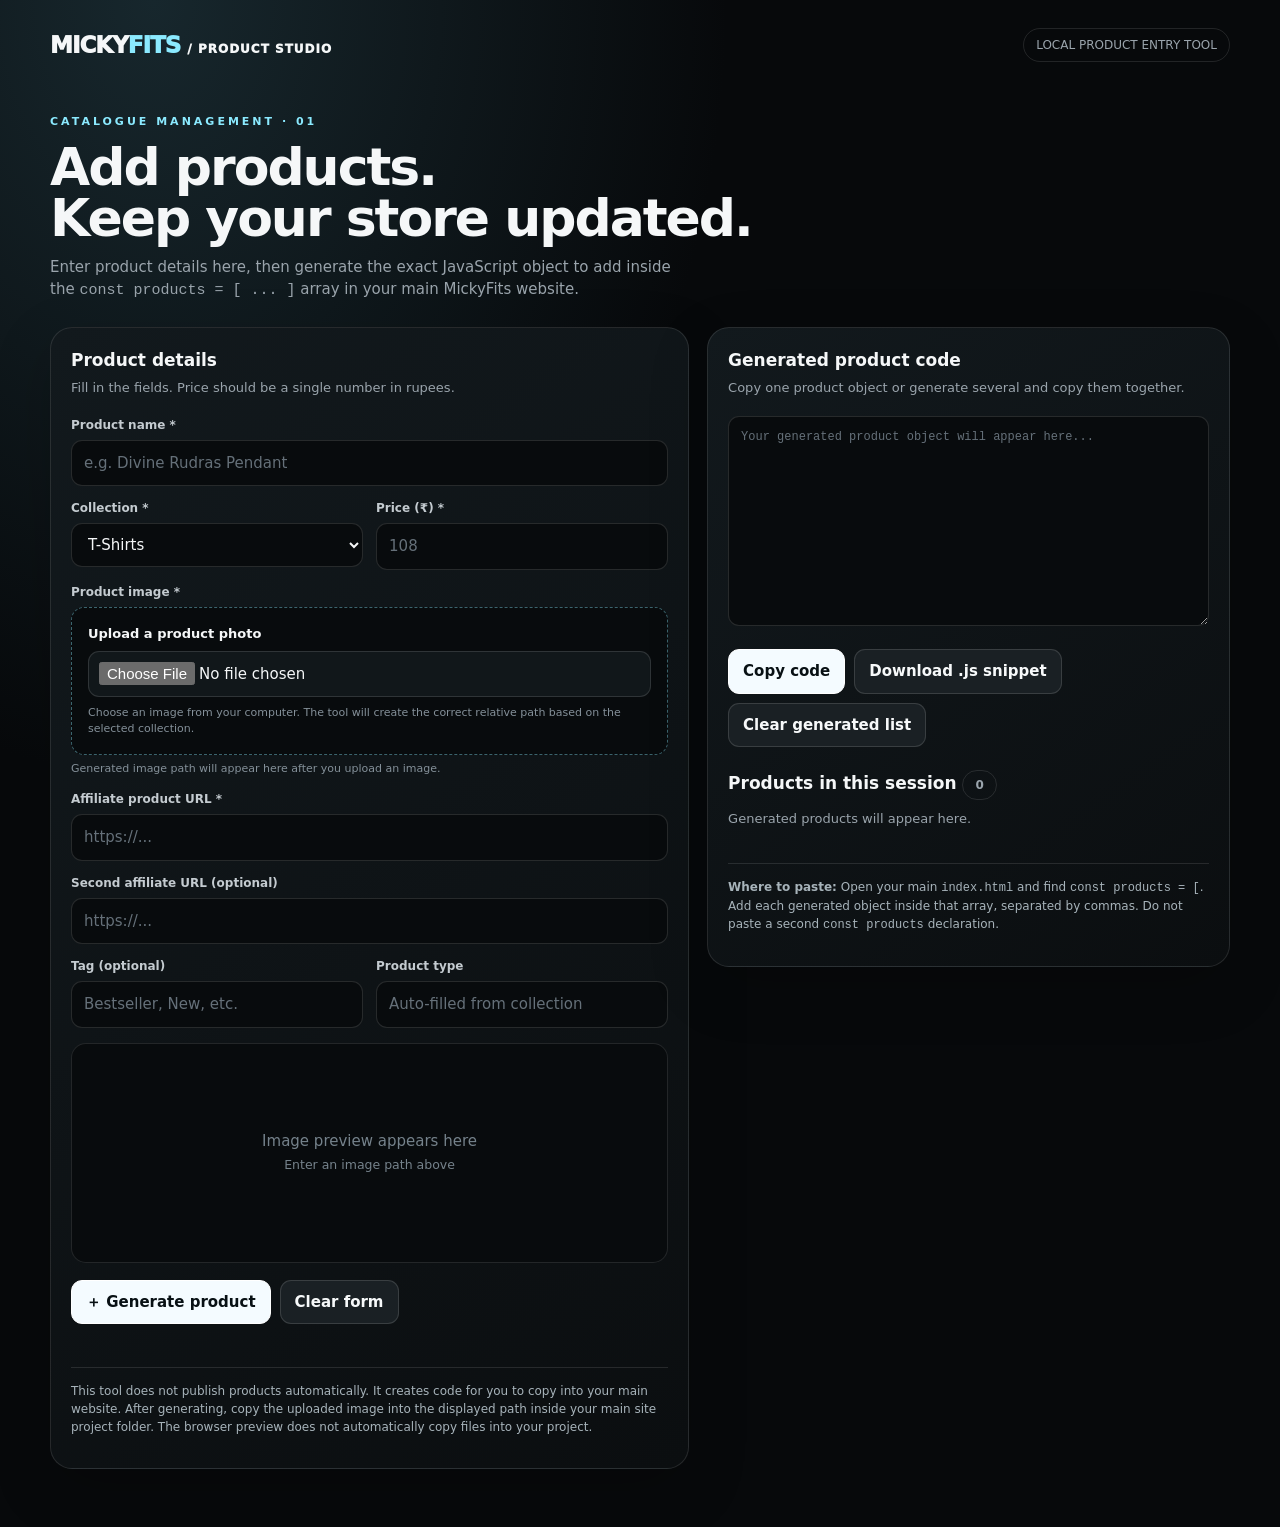
<file: mickyfits-product-studio-fixed.html>
<!doctype html>
<html lang="en">
<head>
<meta charset="utf-8">
<meta name="viewport" content="width=device-width,initial-scale=1">
<title>MickyFits · Product Studio</title>
<style>
:root{color-scheme:dark;--bg:#07090b;--panel:#101417;--line:#ffffff1c;--text:#f5f7f8;--muted:#9aa4ac;--cyan:#8beaff}
*{box-sizing:border-box}body{margin:0;background:radial-gradient(ellipse at 12% 0,#17272d 0,transparent 36%),var(--bg);color:var(--text);font:15px/1.5 Inter,system-ui,Segoe UI,Arial,sans-serif}button,input,select,textarea{font:inherit}button{cursor:pointer}.shell{width:min(1180px,calc(100% - 28px));margin:0 auto;padding:28px 0 60px}.top{display:flex;justify-content:space-between;align-items:center;gap:16px;margin-bottom:26px}.brand{font-weight:950;font-size:23px;letter-spacing:-1px}.brand span{color:var(--cyan)}.pill{border:1px solid var(--line);border-radius:999px;padding:7px 12px;color:var(--muted);font-size:12px}.hero{padding:25px 0 24px}.eyebrow{color:var(--cyan);font-size:11px;letter-spacing:3px;font-weight:800}.hero h1{font-size:clamp(32px,5vw,52px);line-height:.98;letter-spacing:-2px;margin:12px 0}.hero p{color:var(--muted);max-width:650px;margin:0}.layout{display:grid;grid-template-columns:minmax(0,1.1fr) minmax(300px,.9fr);gap:18px;align-items:start}.panel{background:linear-gradient(145deg,#12191d,#0b0e10);border:1px solid var(--line);border-radius:22px;padding:20px;box-shadow:0 20px 60px #0003}.panel h2{font-size:17px;margin:0 0 5px}.sub{color:var(--muted);font-size:13px;margin:0 0 18px}.formgrid{display:grid;grid-template-columns:1fr 1fr;gap:13px}.field{display:flex;flex-direction:column;gap:6px;min-width:0}.field.full{grid-column:1/-1}label{font-size:12px;color:#c4cbd0;font-weight:700}input,select,textarea{width:100%;background:#080b0d;border:1px solid #ffffff20;border-radius:11px;padding:11px 12px;color:var(--text);outline:none}input:focus,select:focus,textarea:focus{border-color:#8beaff99;box-shadow:0 0 0 3px #8beaff12}input::placeholder,textarea::placeholder{color:#657079}.hint{font-size:11px;color:#849099}.actions{display:flex;flex-wrap:wrap;gap:9px;margin-top:17px}.btn{border:1px solid #ffffff22;border-radius:11px;background:#1a2024;color:#f7f9fa;padding:10px 14px;font-weight:750}.btn.primary{background:#f4fbff;color:#081014;border-color:#fff}.btn:hover{transform:translateY(-1px)}.preview{height:220px;background:#080b0d;border:1px solid var(--line);border-radius:15px;display:flex;align-items:center;justify-content:center;overflow:hidden;margin:15px 0}.preview img{width:100%;height:100%;object-fit:contain}.uploadbox{border:1px dashed #8beaff66;background:#080b0d;border-radius:13px;padding:16px;display:grid;gap:8px}.uploadbox input[type=file]{padding:10px;background:#11171a}.uploadtitle{font-size:13px;font-weight:800}.uploadhint{font-size:11px;color:#849099}.preview .empty{color:#75828b;text-align:center;padding:20px}.snippet{width:100%;min-height:210px;resize:vertical;font:12px/1.6 ui-monospace,SFMono-Regular,Consolas,monospace;white-space:pre;overflow:auto}.list{display:grid;gap:9px;margin-top:12px}.item{border:1px solid var(--line);border-radius:12px;padding:11px;display:flex;justify-content:space-between;gap:12px;align-items:center}.item strong{display:block;font-size:13px}.item small{color:var(--muted)}.item button{background:transparent;border:1px solid #ffffff22;border-radius:8px;color:#ffb5b5;padding:6px 9px}.notice{font-size:12px;color:#a7b3ba;border-top:1px solid var(--line);margin-top:17px;padding-top:14px}.status{color:var(--cyan);font-size:12px;min-height:18px;margin-top:8px}@media(max-width:800px){.layout{grid-template-columns:1fr}.panel{padding:16px}.top{align-items:flex-start}.formgrid{grid-template-columns:1fr 1fr}}@media(max-width:480px){.shell{width:min(100% - 20px,1180px);padding-top:16px}.formgrid{grid-template-columns:1fr}.field.full{grid-column:auto}.hero h1{letter-spacing:-1.2px}.top{flex-direction:column}.preview{height:180px}}
</style>
</head>
<body>
<div class="shell">
  <header class="top"><div class="brand">MICKY<span>FITS</span> <span style="color:#f5f7f8;font-size:12px;letter-spacing:1px">/ PRODUCT STUDIO</span></div><div class="pill">LOCAL PRODUCT ENTRY TOOL</div></header>
  <section class="hero"><div class="eyebrow">CATALOGUE MANAGEMENT · 01</div><h1>Add products.<br>Keep your store updated.</h1><p>Enter product details here, then generate the exact JavaScript object to add inside the <code>const products = [ ... ]</code> array in your main MickyFits website.</p></section>
  <div class="layout">
    <section class="panel">
      <h2>Product details</h2><p class="sub">Fill in the fields. Price should be a single number in rupees.</p>
      <form id="productForm" novalidate>
        <div class="formgrid">
          <div class="field full"><label for="name">Product name *</label><input id="name" required placeholder="e.g. Divine Rudras Pendant"></div>
          <div class="field"><label for="cat">Collection *</label><select id="cat"><option>T-Shirts</option><option>Shirts</option><option>Pants</option><option>Sweatshirts</option><option>Accessories</option><option>Shoes</option><option>Combo</option></select></div>
          <div class="field"><label for="price">Price (₹) *</label><input id="price" required type="number" min="0" step="1" placeholder="108"></div>
          <div class="field full"><label for="imageFile">Product image *</label><div class="uploadbox"><div class="uploadtitle">Upload a product photo</div><input id="imageFile" type="file" accept="image/*" required><div class="uploadhint">Choose an image from your computer. The tool will create the correct relative path based on the selected collection.</div></div><input id="images" type="hidden" required><div class="hint" id="imagePathHint">Generated image path will appear here after you upload an image.</div></div>
          <div class="field full"><label for="url">Affiliate product URL *</label><input id="url" required type="url" placeholder="https://..."></div>
          <div class="field full"><label for="url2">Second affiliate URL (optional)</label><input id="url2" type="url" placeholder="https://..."></div>
          <div class="field"><label for="tag">Tag (optional)</label><input id="tag" placeholder="Bestseller, New, etc."></div>
          <div class="field"><label for="type">Product type</label><input id="type" placeholder="Auto-filled from collection"></div>
        </div>
        <div class="preview" id="preview"><div class="empty">Image preview appears here<br><small>Enter an image path above</small></div></div>
        <div class="actions"><button class="btn primary" type="submit">＋ Generate product</button><button class="btn" type="button" id="clear">Clear form</button></div>
        <div class="status" id="status" aria-live="polite"></div>
      </form>
      <p class="notice">This tool does not publish products automatically. It creates code for you to copy into your main website. After generating, copy the uploaded image into the displayed path inside your main site project folder. The browser preview does not automatically copy files into your project.</p>
    </section>
    <section class="panel">
      <h2>Generated product code</h2><p class="sub">Copy one product object or generate several and copy them together.</p>
      <textarea id="output" class="snippet" spellcheck="false" placeholder="Your generated product object will appear here..."></textarea>
      <div class="actions"><button class="btn primary" id="copy" type="button">Copy code</button><button class="btn" id="download" type="button">Download .js snippet</button><button class="btn" id="resetList" type="button">Clear generated list</button></div>
      <h2 style="margin-top:24px">Products in this session <span id="count" class="pill">0</span></h2>
      <div id="list" class="list"><p class="sub">Generated products will appear here.</p></div>
      <p class="notice"><b>Where to paste:</b> Open your main <code>index.html</code> and find <code>const products = [</code>. Add each generated object inside that array, separated by commas. Do not paste a second <code>const products</code> declaration.</p>
    </section>
  </div>
</div>
<script>
const $ = id => document.getElementById(id);
let nextId = Number(localStorage.getItem("mickyfits-next-id") || 25);
let generated = [];
try { generated = JSON.parse(localStorage.getItem("mickyfits-generated-products") || "[]"); if (!Array.isArray(generated)) generated = []; } catch { generated = []; }
let selectedImageUrl = "";
const fields = ["name","cat","price","images","url","url2","tag","type"];
function val(id){return $(id).value.trim();}
function jsString(s){return JSON.stringify(s);}
function folderForCategory(cat){return ({"T-Shirts":"tshirt","Shirts":"shirt","Pants":"pant","Sweatshirts":"sweatshirt","Accessories":"acc","Shoes":"shoes","Combo":"Combo"})[cat]||"products";}
function renderPreview(){
  const path=val("images");
  const src=selectedImageUrl||path;
  $("preview").innerHTML=src?`<img src="${src.replace(/&/g,"&amp;").replace(/"/g,"&quot;")}" alt="Product preview" onerror="this.remove();document.getElementById('preview').innerHTML='<div class=&quot;empty&quot;>Preview unavailable. Check the selected image.</div>'">`:'<div class="empty">Image preview appears here<br><small>Upload a product photo above</small></div>';
}
$("imageFile").addEventListener("change",()=>{
  const file=$("imageFile").files&&$("imageFile").files[0];
  if(!file){selectedImageUrl="";$("images").value="";$("imagePathHint").textContent="Generated image path will appear here after you upload an image.";renderPreview();return;}
  if(!file.type.startsWith("image/")){ $("status").textContent="Please choose an image file.";$("imageFile").value="";return; }
  if(selectedImageUrl.startsWith("blob:"))URL.revokeObjectURL(selectedImageUrl);
  selectedImageUrl=URL.createObjectURL(file);
  const safeName=file.name.trim().replace(/[^a-zA-Z0-9._-]+/g,"-");
  const path=`images/${folderForCategory(val("cat"))}/${safeName}`;
  $("images").value=path;
  $("imagePathHint").textContent=`Website image path: ${path}`;
  renderPreview();
  $("status").textContent="Image uploaded for preview. Copy the file into this path inside your main website folder.";
});
$("cat").addEventListener("change",()=>{
  if(!$("type").value.trim())$("type").value=val("cat");
  const file=$("imageFile").files&&$("imageFile").files[0];
  if(file){const safeName=file.name.trim().replace(/[^a-zA-Z0-9._-]+/g,"-");$("images").value=`images/${folderForCategory(val("cat"))}/${safeName}`;$("imagePathHint").textContent=`Website image path: ${$("images").value}`;}
});
$("cat").addEventListener("change",()=>{if(!$("type").value.trim())$("type").value=val("cat");});
$("productForm").addEventListener("submit",e=>{
 e.preventDefault();
 const name=val("name"),cat=val("cat"),price=Number(val("price")),images=val("images"),url=val("url"),url2=val("url2"),tag=val("tag"),type=val("type")||cat;
 if(!name){$("status").textContent="Enter a product name.";$("name").focus();return;}
 if(!cat){$("status").textContent="Choose a collection.";$("cat").focus();return;}
 if(val("price")===""||!Number.isFinite(price)||price<0){$("status").textContent="Enter a valid price (0 or more).";$("price").focus();return;}
 if(!images||!$("imageFile").files.length){$("status").textContent="Upload a product image first.";$("imageFile").focus();return;}
 try { new URL(url); } catch { $("status").textContent="Enter a valid affiliate URL beginning with https://";$("url").focus();return; }
 if(url2){try { new URL(url2); } catch { $("status").textContent="The second affiliate URL is invalid.";$("url2").focus();return; }}
 const p={id:nextId++,name,cat,price,type,tag,images,url};
 if(url2)p.url2=url2;
 generated.push(p);
 persistGenerated();
 updateOutput();
 $("status").textContent=`✓ Added “${name}” to the generated products list.`;
 $("name").value="";$("price").value="";$("images").value="";$("imageFile").value="";if(selectedImageUrl.startsWith("blob:"))URL.revokeObjectURL(selectedImageUrl);selectedImageUrl="";$("imagePathHint").textContent="Generated image path will appear here after you upload an image.";$("url").value="";$("url2").value="";$("tag").value="";$("type").value="";renderPreview();$("name").focus();
});
function objectCode(p){const entries=[`id:${p.id}`,`name:${jsString(p.name)}`,`cat:${jsString(p.cat)}`,`price:${p.price}`,`type:${jsString(p.type)}`,`tag:${jsString(p.tag)}`,`images:${jsString(p.images)}`,`url:${jsString(p.url)}`];if(p.url2)entries.push(`url2:${jsString(p.url2)}`);return `{${entries.join(",")}}`;}
function persistGenerated(){
 try { localStorage.setItem("mickyfits-generated-products", JSON.stringify(generated)); localStorage.setItem("mickyfits-next-id", String(nextId)); }
 catch { $("status").textContent="Products are in the current session, but browser storage is unavailable. Download or copy the code to keep it."; }
}
function updateOutput(){
 $("output").value=generated.map(objectCode).join(",\n");
 $("count").textContent=generated.length;
 $("list").innerHTML=generated.length?generated.map((p,i)=>`<div class="item"><div><strong>${escapeHtml(p.name)}</strong><small>${escapeHtml(p.cat)} · ₹${p.price} · ID ${p.id}</small></div><button type="button" data-remove="${i}">Remove</button></div>`).join(""):'<p class="sub">Generated products will appear here.</p>';
}
function escapeHtml(s){return String(s).replace(/[&<>"']/g,c=>({"&":"&amp;","<":"&lt;",">":"&gt;",'"':"&quot;","'":"&#39;"}[c]));}
$("list").addEventListener("click",e=>{const b=e.target.closest("[data-remove]");if(!b)return;generated.splice(Number(b.dataset.remove),1);persistGenerated();updateOutput();$("status").textContent="Product removed from generated list.";});
$("copy").addEventListener("click",async()=>{if(!$("output").value){$("status").textContent="Generate a product first.";return;}try{await navigator.clipboard.writeText($("output").value);$("status").textContent="Product code copied.";}catch{ $("output").select();document.execCommand("copy");$("status").textContent="Copy attempted. If needed, select the code and press Ctrl+C."; }});
$("download").addEventListener("click",()=>{if(!$("output").value){$("status").textContent="Generate a product first.";return;}const blob=new Blob([`// Paste these objects inside const products = [ ... ];\n${$("output").value}\n`],{type:"text/javascript"});const a=document.createElement("a");a.href=URL.createObjectURL(blob);a.download="mickyfits-products.js";a.click();URL.revokeObjectURL(a.href);});
$("clear").addEventListener("click",()=>{$("productForm").reset();if(selectedImageUrl.startsWith("blob:"))URL.revokeObjectURL(selectedImageUrl);selectedImageUrl="";$("imagePathHint").textContent="Generated image path will appear here after you upload an image.";renderPreview();$("status").textContent="Form cleared.";});
$("resetList").addEventListener("click",()=>{generated=[];persistGenerated();updateOutput();$("status").textContent="Generated list cleared.";});
// Render saved products immediately when the studio opens.
updateOutput();
</script>
</body>
</html>
</file>
<file: mickyfits-approval-dashboard.css>
:root {
  color-scheme: dark;
  --ink: #090b0d;
  --panel: #101416;
  --panel-raised: #151a1d;
  --line: #ffffff16;
  --line-strong: #ffffff2c;
  --paper: #f4f2ed;
  --muted: #929b9e;
  --soft: #c4cbca;
  --cyan: #72e3f2;
  --green: #a8dfb6;
  --red: #f0a5a1;
  --amber: #efd49b;
  font-family: "DM Sans", "Segoe UI", Arial, sans-serif;
  background: var(--ink);
}
* { box-sizing: border-box; }
html { min-width: 320px; scroll-behavior: smooth; }
body { min-height: 100vh; margin: 0; color: var(--paper); background: radial-gradient(ellipse at 48% -16%, #183037 0, #10191c 25rem, var(--ink) 61rem); }
button, input, select { font: inherit; }
button { color: inherit; }
a { color: inherit; text-decoration: none; }
.skip-link { position: fixed; z-index: 20; top: 10px; left: 10px; transform: translateY(-150%); border-radius: 8px; padding: 10px 14px; color: #080b0d; background: var(--cyan); }
.skip-link:focus { transform: none; }
.app-shell { width: min(1440px, 100% - 64px); margin: auto; }
.topbar { min-height: 82px; display: flex; align-items: center; justify-content: space-between; border-bottom: 1px solid var(--line); }
.brand, .topbar-right, .brand-name { display: flex; align-items: center; }
.brand { gap: 12px; }
.brand-mark { width: 31px; height: 31px; display: grid; place-items: center; border-radius: 9px; color: #071014; background: var(--cyan); font: 800 17px Manrope, sans-serif; }
.brand-name { font: 800 20px Manrope, sans-serif; letter-spacing: -1.2px; }
.brand-name span { color: var(--cyan); }
.brand-divider { width: 1px; height: 23px; margin: 0 4px; background: var(--line-strong); }
.brand-section { color: #b0b8b9; font-size: 10px; letter-spacing: .2em; }
.topbar-right { gap: 16px; }
.demo-chip { display: inline-flex; align-items: center; gap: 8px; border: 1px solid #efd49b42; border-radius: 999px; padding: 8px 11px; color: var(--amber); background: #efd49b0b; font-size: 9px; font-weight: 700; letter-spacing: .13em; }
.pulse-dot, .status-dot { width: 7px; height: 7px; border-radius: 50%; background: currentColor; }
.pulse-dot { box-shadow: 0 0 10px #efd49b85; }
.avatar { width: 34px; height: 34px; display: grid; place-items: center; border: 1px solid var(--line-strong); border-radius: 50%; color: var(--soft); font-size: 10px; font-weight: 700; }
.main-content { padding: 50px 0 26px; }
.intro { min-height: 285px; display: flex; align-items: center; justify-content: space-between; gap: 40px; padding: 12px 0 44px; }
.eyebrow { margin: 0 0 17px; color: var(--muted); font-size: 9px; font-weight: 700; letter-spacing: .2em; }
.eyebrow span { margin-right: 10px; color: var(--cyan); }
h1, h2, h3, p { margin-top: 0; }
h1, .section-title-row h2 { font-family: Manrope, "DM Sans", sans-serif; }
h1 { margin-bottom: 19px; font-size: clamp(48px, 7vw, 82px); font-weight: 600; letter-spacing: -.075em; line-height: .94; }
h1 em { color: var(--cyan); font-weight: 500; }
.intro-description { max-width: 440px; margin-bottom: 0; color: #a4adae; font-size: 14px; line-height: 1.75; }
.demo-note { width: min(330px, 36%); display: flex; gap: 13px; align-items: flex-start; border: 1px solid var(--line); border-radius: 14px; padding: 17px; background: #ffffff05; }
.note-icon { color: var(--cyan); font-size: 20px; }
.demo-note strong { display: block; margin: 1px 0 5px; font-size: 12px; }
.demo-note p { margin: 0; color: var(--muted); font-size: 11px; line-height: 1.6; }
.overview { border: 1px solid var(--line); border-radius: 17px; padding: 20px; background: linear-gradient(130deg, #ffffff08, #ffffff02 65%); }
.overview-heading { display: flex; justify-content: space-between; color: var(--soft); font-size: 9px; font-weight: 700; letter-spacing: .16em; }
.summary-period { color: #747e80; font-weight: 500; }
.stat-grid { display: grid; grid-template-columns: repeat(4, 1fr); margin-top: 18px; }
.stat-card { min-height: 100px; display: flex; flex-direction: column; gap: 7px; padding: 6px 22px; border-left: 1px solid var(--line); }
.stat-card:first-child { padding-left: 0; border-left: 0; }
.stat-label { color: #818b8e; font-size: 8px; font-weight: 700; letter-spacing: .14em; }
.stat-card strong { font: 600 30px Manrope, sans-serif; letter-spacing: -.05em; }
.stat-foot { display: flex; align-items: center; gap: 7px; color: #808b8d; font-size: 10px; }
.pending-dot { color: var(--amber); }.approved-dot { color: var(--green); }.denied-dot { color: var(--red); }
.proposal-section { padding-top: 76px; }
.section-title-row { display: flex; align-items: end; justify-content: space-between; gap: 24px; margin-bottom: 27px; }
.section-title-row .eyebrow { margin-bottom: 12px; }
.section-title-row h2 { margin: 0; font-size: clamp(34px, 4vw, 48px); font-weight: 600; letter-spacing: -.065em; }
.title-period { color: var(--cyan); }
.section-aside { margin: 0 0 4px; color: var(--muted); font-size: 11px; line-height: 1.7; text-align: right; }
.toolbar { display: flex; align-items: center; justify-content: space-between; gap: 16px; min-height: 54px; border-top: 1px solid var(--line); border-bottom: 1px solid var(--line); }
.filter-tabs, .toolbar-controls { display: flex; align-items: center; gap: 5px; }
.filter-tab { display: inline-flex; align-items: center; gap: 9px; min-height: 36px; border: 1px solid transparent; border-radius: 8px; padding: 0 10px; color: #899395; background: transparent; font-size: 11px; cursor: pointer; }
.filter-tab:hover { color: var(--paper); background: #ffffff08; }
.filter-tab.is-active { border-color: var(--line); color: var(--paper); background: #ffffff0a; }
.filter-tab span { min-width: 16px; border-radius: 999px; padding: 2px 5px; color: #aab4b4; background: #ffffff0d; font-size: 9px; text-align: center; }
.toolbar-controls { gap: 8px; }
.search-control, .select-control { height: 34px; display: flex; align-items: center; gap: 8px; border: 1px solid var(--line); border-radius: 8px; padding: 0 10px; color: #8b9698; background: #0e1214; }
.search-control > span { font-size: 18px; }
.search-control input { width: 145px; border: 0; outline: 0; color: var(--paper); background: transparent; font-size: 10px; }
.search-control input::placeholder { color: #778184; }
.select-control select { max-width: 130px; border: 0; outline: 0; color: #c2caca; background: transparent; font-size: 10px; appearance: none; cursor: pointer; }
.select-control option { color: #f4f2ed; background: #101416; }
.select-control > span { font-size: 15px; pointer-events: none; }
.results-summary { min-height: 14px; margin: 14px 0; color: #7f898b; font-size: 10px; }
.proposal-grid { display: grid; grid-template-columns: repeat(2, minmax(0, 1fr)); gap: 15px; align-items: start; }
.proposal-card { min-width: 0; overflow: hidden; border: 1px solid var(--line); border-radius: 15px; background: linear-gradient(145deg, #14191b, #0d1012 72%); transition: border-color .2s, transform .2s; }
.proposal-card:hover { transform: translateY(-2px); border-color: #ffffff35; }
.card-top { display: flex; align-items: center; justify-content: space-between; gap: 12px; padding: 15px 16px 11px; }
.category-label { color: #b0b9b9; font-size: 9px; font-weight: 700; letter-spacing: .15em; text-transform: uppercase; }
.status-pill { display: inline-flex; align-items: center; gap: 6px; border: 1px solid currentColor; border-radius: 999px; padding: 5px 8px; font-size: 8px; font-weight: 700; letter-spacing: .08em; text-transform: uppercase; }
.status-pill .status-dot { width: 5px; height: 5px; }
.status-pill[data-status="Pending"] { color: var(--amber); background: #efd49b0a; }
.status-pill[data-status="Approved"] { color: var(--green); background: #a8dfb60a; }
.status-pill[data-status="Denied"] { color: var(--red); background: #f0a5a10a; }
.card-body { display: grid; grid-template-columns: minmax(150px, .85fr) minmax(0, 1fr); gap: 17px; padding: 0 16px 15px; }
.product-art { position: relative; min-height: 194px; overflow: hidden; display: grid; place-items: center; border: 1px solid #ffffff12; border-radius: 10px; background: radial-gradient(ellipse at 50% 45%, #364246, #1c2427 47%, #141a1c 79%); }
.product-art img { width: 100%; height: 100%; position: absolute; inset: 0; object-fit: contain; padding: 12px; }
.product-art .art-caption { position: absolute; z-index: 1; right: 8px; bottom: 8px; border: 1px solid #ffffff22; border-radius: 999px; padding: 4px 6px; color: #d0d7d6; background: #090b0dbd; font-size: 7px; letter-spacing: .1em; }
.art-watermark { position: absolute; bottom: 6px; left: 8px; color: #ffffff50; font: 700 8px Manrope, sans-serif; letter-spacing: .18em; }
.product-info { min-width: 0; display: flex; flex-direction: column; }
.product-info h3 { margin: 2px 0 6px; font: 600 17px/1.25 Manrope, sans-serif; letter-spacing: -.045em; }
.product-price { margin-bottom: 13px; color: var(--cyan); font-size: 13px; font-weight: 600; }
.source-block { margin-bottom: 11px; }
.mini-label { display: block; margin-bottom: 5px; color: #778285; font-size: 8px; font-weight: 700; letter-spacing: .13em; text-transform: uppercase; }
.source-url { display: block; overflow-wrap: anywhere; color: #aeb8b8; font: 10px/1.5 "DM Sans", sans-serif; }
.analysis { border-left: 2px solid #72e3f269; padding: 1px 0 1px 10px; }
.analysis p { margin: 0; color: #aab4b3; font-size: 10px; line-height: 1.6; }
.analysis strong { color: #e0e5e2; font-weight: 600; }
.comparison { grid-column: 1 / -1; display: grid; grid-template-columns: 1fr 1fr; gap: 9px; }
.comparison[hidden] { display: none; }
.comparison-pane { min-width: 0; }
.comparison-image { height: 116px; position: relative; overflow: hidden; display: grid; place-items: center; border: 1px solid var(--line); border-radius: 9px; background: radial-gradient(ellipse at 50% 40%, #303b3e, #151a1c 75%); }
.comparison-image img { width: 100%; height: 100%; object-fit: contain; padding: 8px; }
.comparison-image .mock-tag { position: absolute; right: 6px; bottom: 6px; border-radius: 999px; padding: 4px 6px; color: var(--amber); background: #090b0ddb; font-size: 7px; letter-spacing: .06em; }
.comparison-pane .mini-label { margin: 0 0 6px 2px; }
.comparison-note { grid-column: 1 / -1; margin: -2px 2px 0; color: #798486; font-size: 9px; line-height: 1.5; }
.card-footer { display: flex; align-items: center; justify-content: space-between; gap: 12px; border-top: 1px solid var(--line); padding: 12px 16px; }
.submitted { color: #7d888a; font-size: 9px; }
.decision-actions { display: flex; gap: 7px; }
.button { min-height: 34px; display: inline-flex; align-items: center; justify-content: center; gap: 7px; border: 1px solid transparent; border-radius: 8px; padding: 0 11px; font-size: 10px; font-weight: 700; cursor: pointer; transition: background .16s, border-color .16s, transform .16s; }
.button:active { transform: scale(.97); }
.button:focus-visible, .filter-tab:focus-visible, .text-button:focus-visible, input:focus-visible, select:focus-visible { outline: 2px solid var(--cyan); outline-offset: 3px; }
.button-approve { border-color: #a8dfb631; color: var(--green); background: #a8dfb60c; }
.button-approve:hover { background: #a8dfb61c; }
.button-deny { border-color: #f0a5a126; color: #d7a09b; background: transparent; }
.button-deny:hover { background: #f0a5a10d; }
.locked-decision { color: #818c8d; font-size: 9px; }
.empty-state { border: 1px dashed var(--line-strong); border-radius: 14px; padding: 48px 20px; text-align: center; }
.empty-state[hidden] { display: none; }
.empty-state > span { color: var(--cyan); font-size: 24px; }
.empty-state h3 { margin: 12px 0 5px; font: 600 20px Manrope, sans-serif; }
.empty-state p { margin-bottom: 12px; color: var(--muted); font-size: 12px; }
.text-button { border: 0; padding: 5px; color: var(--cyan); background: none; font-size: 11px; cursor: pointer; }
.footer { display: flex; justify-content: space-between; gap: 20px; border-top: 1px solid var(--line); margin-top: 70px; padding: 18px 0 5px; color: #747f80; font-size: 8px; letter-spacing: .12em; }
.footer b { padding: 0 5px; color: var(--cyan); }
.footer span:last-child { letter-spacing: 0; }
.decision-dialog { width: min(430px, calc(100% - 28px)); border: 1px solid var(--line-strong); border-radius: 16px; padding: 0; color: var(--paper); background: #111618; box-shadow: 0 25px 100px #000b; }
.decision-dialog::backdrop { background: #020405bf; backdrop-filter: blur(5px); }
.dialog-card { padding: 24px; }
.dialog-kicker { color: var(--cyan); font-size: 8px; font-weight: 700; letter-spacing: .19em; }
.dialog-card h2 { margin: 10px 0 7px; font: 600 24px Manrope, sans-serif; letter-spacing: -.05em; }
.dialog-card > p { margin-bottom: 19px; color: var(--muted); font-size: 11px; line-height: 1.6; }
.dialog-product { display: flex; align-items: center; gap: 11px; border: 1px solid var(--line); border-radius: 10px; padding: 11px; background: #ffffff04; }
.dialog-swatch { width: 32px; height: 32px; display: grid; place-items: center; border-radius: 8px; color: var(--cyan); background: #72e3f214; }
.dialog-product strong, .dialog-product span:last-child { display: block; }
.dialog-product strong { margin-bottom: 4px; font-size: 11px; }
.dialog-product div span { color: #8b9697; font-size: 9px; }
.dialog-actions { display: flex; justify-content: flex-end; gap: 8px; margin-top: 20px; }
.button-quiet { border-color: var(--line-strong); color: #c3cbca; background: transparent; }
.button-confirm { color: #071014; background: var(--cyan); }
.button-confirm:hover { background: #98edf8; }
.sr-only { width: 1px; height: 1px; position: absolute; overflow: hidden; clip: rect(0, 0, 0, 0); white-space: nowrap; clip-path: inset(50%); }
@media (min-width: 1100px) { .proposal-grid { grid-template-columns: repeat(2, minmax(0, 1fr)); } }
@media (max-width: 760px) {
  .app-shell { width: min(100% - 36px, 620px); }
  .topbar { min-height: 70px; }
  .main-content { padding-top: 35px; }
  .intro { min-height: 0; align-items: flex-start; flex-direction: column; gap: 22px; padding: 10px 0 35px; }
  h1 { font-size: clamp(54px, 13vw, 75px); }
  .demo-note { width: 100%; }
  .stat-card { padding-right: 10px; padding-left: 12px; }
  .stat-card:first-child { padding-left: 0; }
  .stat-card strong { font-size: 25px; }
  .stat-label { font-size: 7px; letter-spacing: .08em; }
  .proposal-section { padding-top: 58px; }
  .toolbar { align-items: stretch; flex-direction: column; gap: 9px; padding: 11px 0; }
  .filter-tabs { width: 100%; justify-content: space-between; }
  .filter-tab { gap: 5px; padding: 0 7px; font-size: 10px; }
  .toolbar-controls { width: 100%; }
  .search-control { flex: 1; }
  .search-control input { width: 100%; }
  .select-control { flex: 0 0 auto; }
  .proposal-grid { grid-template-columns: 1fr; }
  .section-aside { font-size: 10px; }
}
@media (max-width: 440px) {
  .app-shell { width: calc(100% - 26px); }
  .brand { gap: 8px; }
  .brand-name { font-size: 18px; }
  .brand-section { font-size: 8px; letter-spacing: .15em; }
  .demo-chip { gap: 6px; padding: 7px 8px; font-size: 7px; letter-spacing: .08em; }
  .topbar-right { gap: 8px; }
  .avatar { width: 30px; height: 30px; }
  .overview { padding: 15px 12px; }
  .stat-card { min-height: 85px; padding-left: 8px; }
  .stat-card strong { font-size: 22px; }
  .stat-foot { font-size: 8px; }
  .summary-period { font-size: 8px; }
  .section-title-row { align-items: flex-start; flex-direction: column; gap: 10px; }
  .section-aside { text-align: left; }
  .card-body { grid-template-columns: 112px minmax(0, 1fr); gap: 11px; padding-right: 11px; padding-left: 11px; }
  .product-art { min-height: 160px; }
  .product-info h3 { font-size: 15px; }
  .card-top, .card-footer { padding-right: 11px; padding-left: 11px; }
  .button { min-height: 33px; padding: 0 9px; font-size: 9px; }
  .footer { flex-direction: column; gap: 7px; margin-top: 48px; }
}
@media (prefers-reduced-motion: reduce) { *, *::before, *::after { scroll-behavior: auto !important; transition-duration: .01ms !important; animation-duration: .01ms !important; animation-iteration-count: 1 !important; } }
</file>
